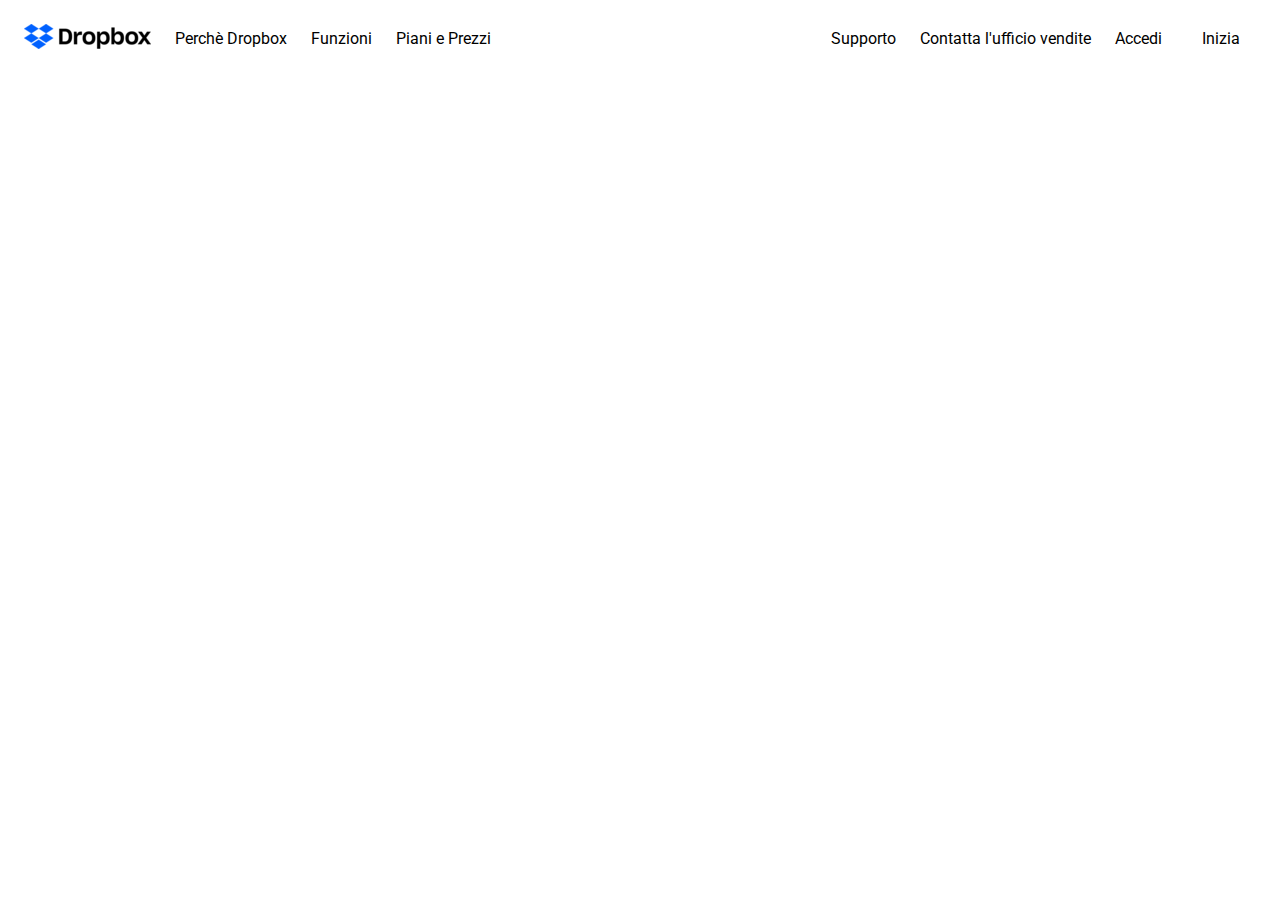
<file: index.html>
<!DOCTYPE html>
<html lang="en">
<head>
    <meta charset="UTF-8">
    <meta name="viewport" content="width=device-width, initial-scale=1.0">
    <!-- font roboto  -->
    <link rel="preconnect" href="https://fonts.googleapis.com">
    <link rel="preconnect" href="https://fonts.gstatic.com" crossorigin>
    <link href="https://fonts.googleapis.com/css2?family=Roboto:ital,wght@0,100..900;1,100..900&display=swap" rel="stylesheet">
    <!-- font-awesome  -->
    <link rel="stylesheet" href="https://cdnjs.cloudflare.com/ajax/libs/font-awesome/6.7.2/css/all.min.css">
    <!-- my css  -->
    <link rel="stylesheet" href="./style.css">
    <title>Dropbox</title>
</head>
<body>
    <!-- /#header -->
    <header id="header">
        <div class="nav d-flex">
        <ul class="d-flex">
            <li><img src="./img/logo-small.png" alt="Dropbox logo"></li>
            <li><a href="#">Perchè Dropbox</a></li>
            <li><a href="#">Funzioni</a></li>
            <li><a href="#">Piani e Prezzi</a></li>
        </ul>
        <ul class="d-flex">
            <li><a href="#">Supporto</a></li>
            <li><a href="#">Contatta l'ufficio vendite</a></li>
            <li><a href="#">Accedi</a></li>
            <li><a class="btn" href="#">Inizia</a></li>
        </ul>
        </div>
    </header>
    <!-- /#main -->
    <main id="main">

    </main>
    <!-- /#footer -->
    <footer id="footer">

    </footer>
</body>
</html>
</file>
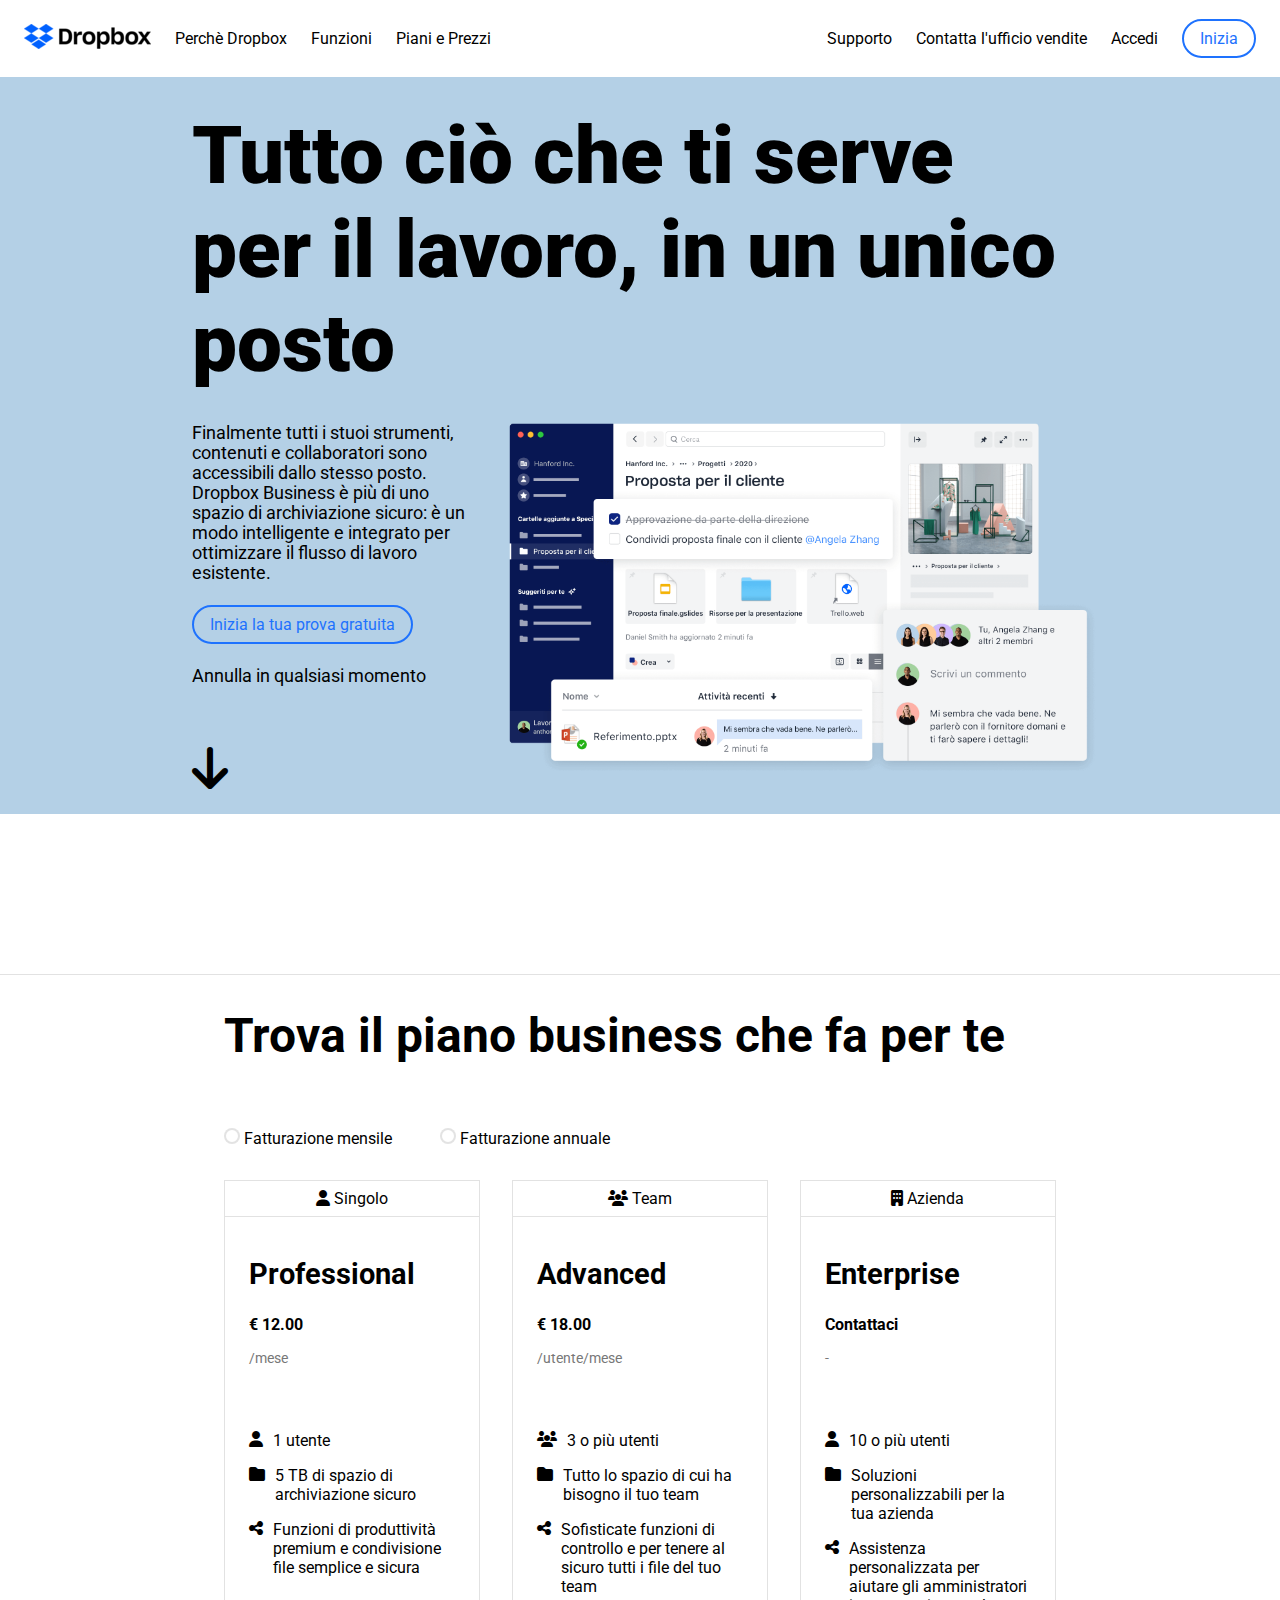
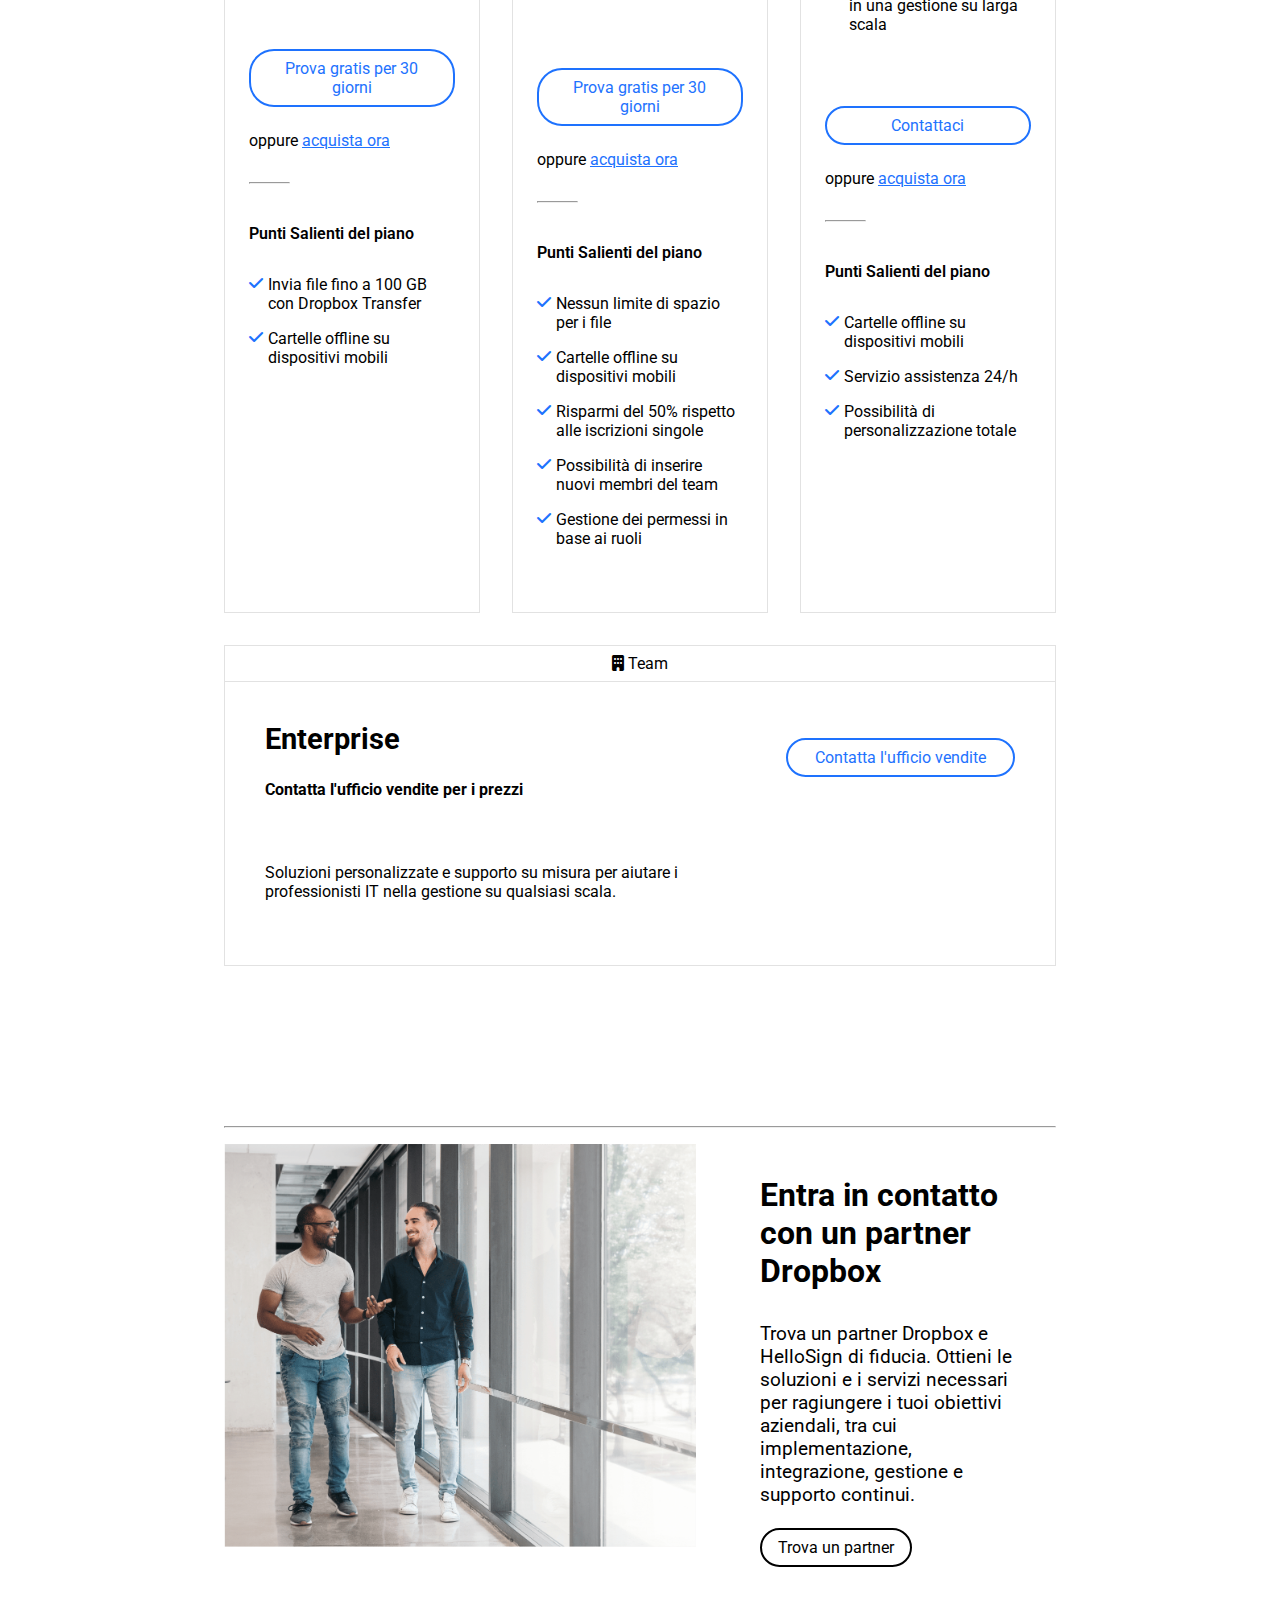
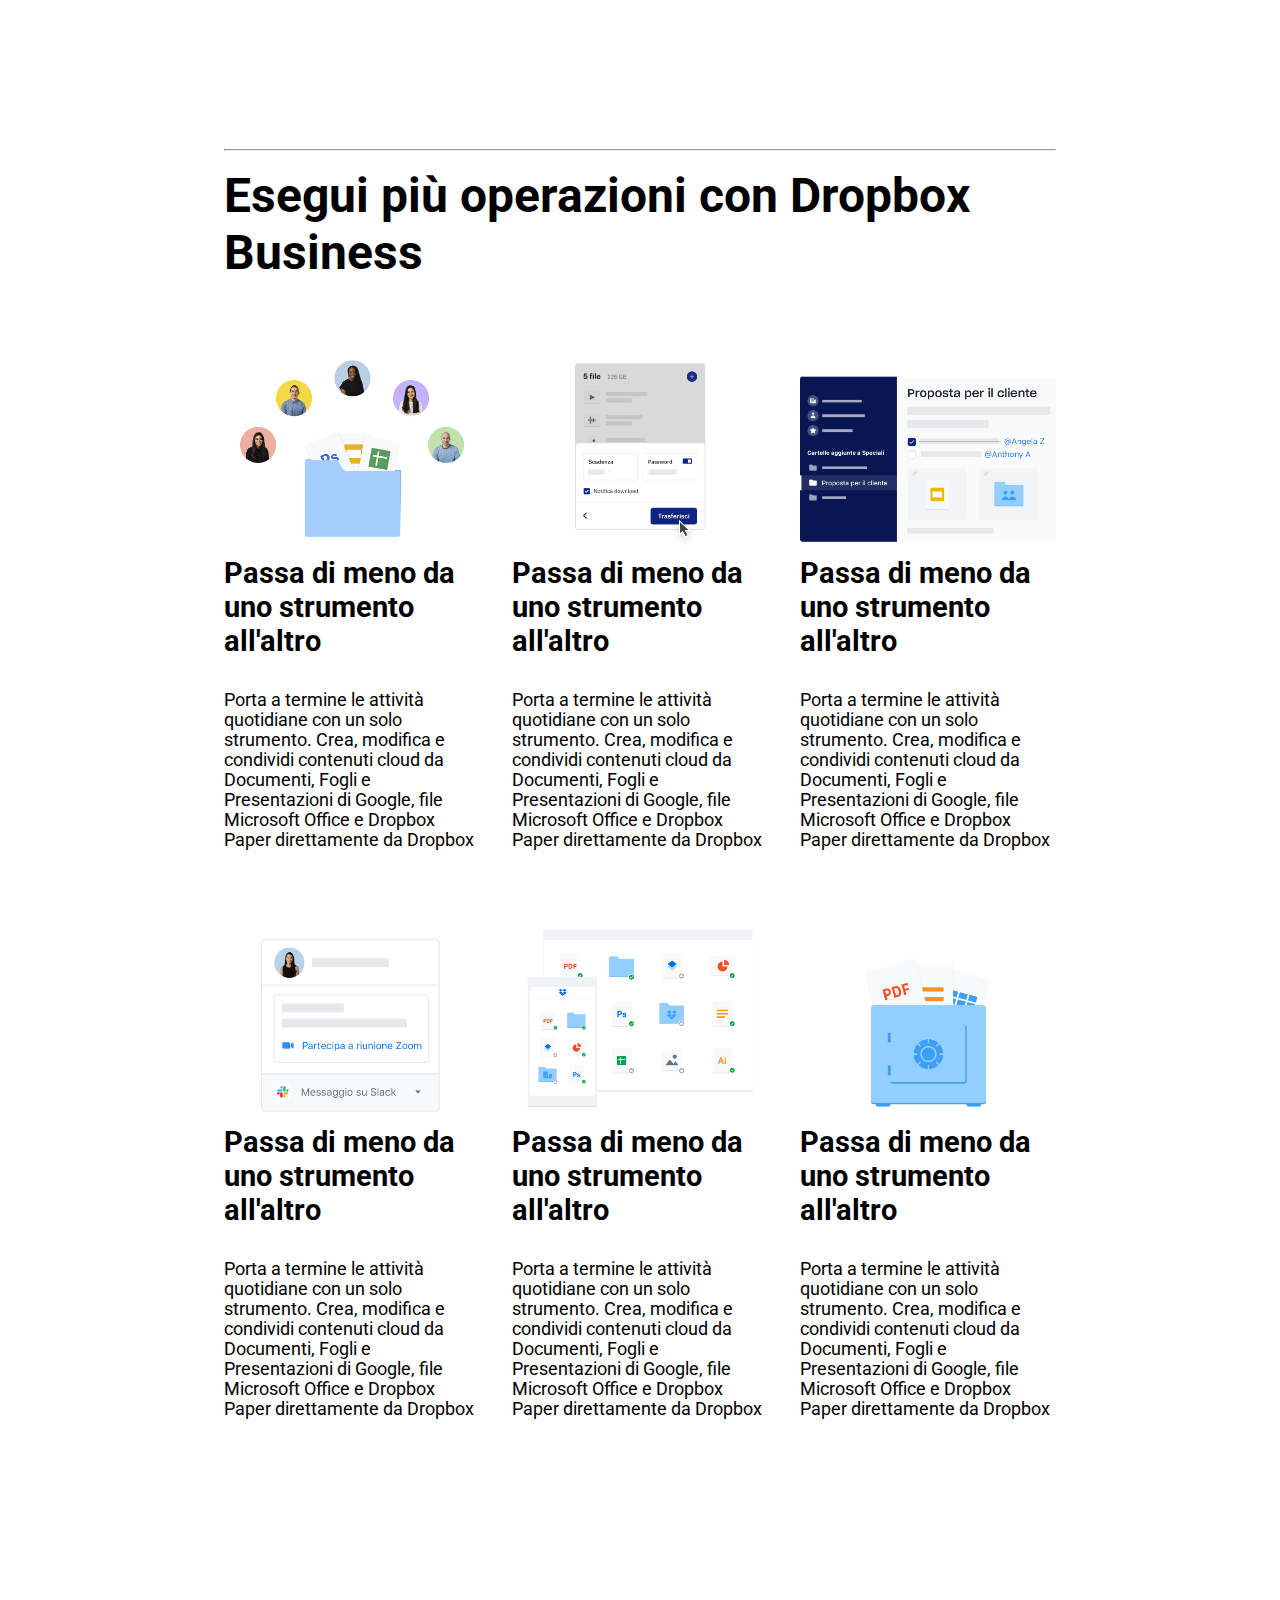
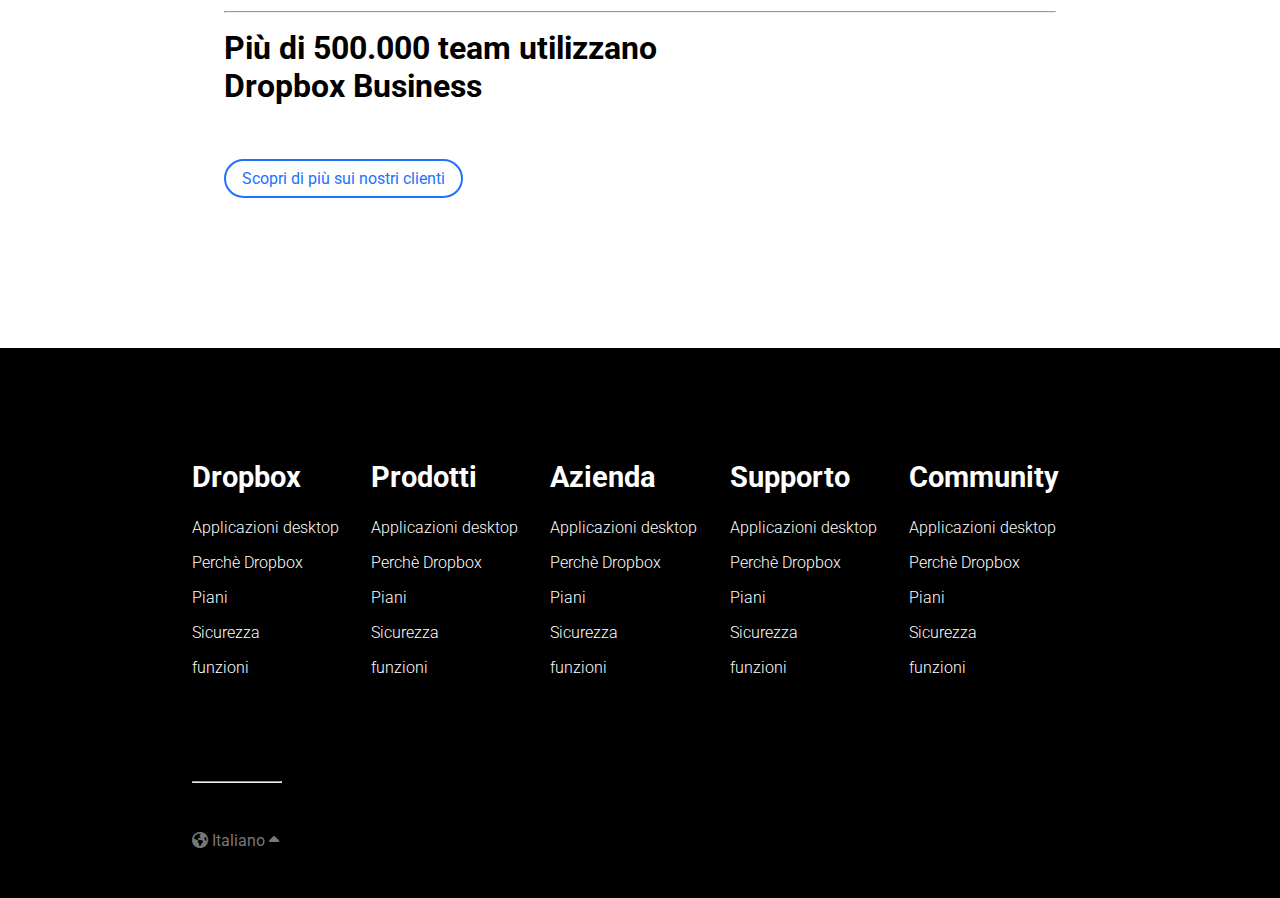
<file: bonus/index.html>
<!DOCTYPE html>
<html lang="en">
<head>
    <meta charset="UTF-8">
    <meta name="viewport" content="width=device-width, initial-scale=1.0">
    <!-- font roboto  -->
    <link rel="preconnect" href="https://fonts.googleapis.com">
    <link rel="preconnect" href="https://fonts.gstatic.com" crossorigin>
    <link href="https://fonts.googleapis.com/css2?family=Roboto:ital,wght@0,100..900;1,100..900&display=swap" rel="stylesheet">
    <!-- font-awesome  -->
    <link rel="stylesheet" href="https://cdnjs.cloudflare.com/ajax/libs/font-awesome/6.7.2/css/all.min.css">
    <!-- my css  -->
    <link rel="stylesheet" href="./style.css">
    <title>Dropbox</title>
</head>
<body>
    <!-- /#header -->
    <header id="header">
        <div class="nav d-flex">
        <ul class="d-flex">
            <li><img src="./img/logo-small.png" alt="Dropbox logo"></li>
            <li><a href="#">Perchè Dropbox</a></li>
            <li><a href="#">Funzioni</a></li>
            <li><a href="#">Piani e Prezzi</a></li>
        </ul>
        <ul class="d-flex">
            <li><a href="#">Supporto</a></li>
            <li><a href="#">Contatta l'ufficio vendite</a></li>
            <li><a href="#">Accedi</a></li>
            <li><a class="btn btn-primary" href="#">Inizia</a></li>
        </ul>
        </div>
    </header>
    <!-- /#main -->
    <main id="main">
        <!-- hero section  -->
        <section class="hero">
            <div class="container">
                <h1>Tutto ciò che ti serve per il lavoro, in un unico posto</h1>
                <div class="row">
                    <div class="col-4">
                        <p class=" mb-2">Finalmente tutti i stuoi strumenti, contenuti e collaboratori sono accessibili dallo stesso posto. Dropbox Business è più di uno spazio di archiviazione sicuro: è un modo intelligente e integrato per ottimizzare il flusso di lavoro esistente.</p>
                        <a class="btn btn-primary" href="#">Inizia la tua prova gratuita</a>
                        <p class="mt-2 pb-8">Annulla in qualsiasi momento</p>
                        <a href="#plans">
                            <i class="fa-solid fa-arrow-down"></i>
                        </a>
                    </div>
                    <div class="col-8">
                        <img src="./img/jumbo.png" alt="">
                    </div>
                </div>
            </div>
        </section>
        <!-- plans section  -->
        <section id="plans" class="plans">
            <div class="container-sm">
                <div>
                    <h2>Trova il piano business che fa per te</h2>
                    <div class="d-flex billing-choice">
                        <label>
                            <input type="radio" name="billing" value="monthly">
                            Fatturazione mensile
                        </label>
                        <label>
                            <input type="radio" name="billing" value="annual">
                            Fatturazione annuale
                        </label>
                    </div>
                </div>
                <div class="row row-gap-2">
                    <!-- plan single  -->
                    <div class="col-4">
                        <div class="plan-card">
                            <div class="plan-card-top">
                                <p>
                                    <span>
                                        <i class="fa-solid fa-user"></i>
                                        Singolo
                                    </span> 
                                </p>
                            </div>
                            <div class="plan-card-body">
                                <div class="plan-header">
                                    <h3>Professional</h3>
                                    <p class="plan-price">€ 12.00</p>
                                    <p class="plan-billing">/mese</p>
                                </div>
                                <div class="plan-main">
                                    <ul>
                                        <li class="d-flex">
                                            <i class="fa-solid fa-user"></i>
                                            <p>1 utente</p>
                                        </li>
                                        <li class="d-flex">
                                            <i class="fa-solid fa-folder"></i>
                                            <p>5 TB di spazio di archiviazione sicuro</p>
                                        </li>
                                        <li class="d-flex">
                                            <i class="fa-solid fa-share-nodes"></i>
                                            <p>Funzioni di produttività premium e condivisione file semplice e sicura</p>
                                        </li>
                                    </ul>
                                    <div class="d-flex plan-cta">
                                        <a class="btn btn-primary" href="#">Prova gratis per 30 giorni</a>
                                        <p class="cta-text">oppure <a href="#">acquista ora</a></p>
                                    </div>
                                </div>
                                <hr>
                                <div class="plan-footer">
                                    <ul>
                                        <li>
                                            <p>Punti Salienti del piano</p>
                                        </li>
                                        <li class="d-flex">
                                            <i class="fa-solid fa-check"></i>
                                            <span>Invia file fino a 100 GB con Dropbox Transfer</span>
                                        </li>
                                        <li class="d-flex">
                                            <i class="fa-solid fa-check"></i>
                                            <span>Cartelle offline su dispositivi mobili</span>
                                        </li>
                                    </ul>
                                </div>
                            </div>
                        </div>
                    </div>
                    <!-- plan team  -->
                    <div class="col-4">
                        <div class="plan-card">
                            <div class="plan-card-top">
                                <p>
                                    <span>
                                        <i class="fa-solid fa-users"></i>
                                        Team
                                    </span> 
                                </p>
                            </div>
                            <div class="plan-card-body">
                                <div class="plan-header">
                                    <h3>Advanced</h3>
                                    <p class="plan-price">€ 18.00</p>
                                    <p class="plan-billing">/utente/mese</p>
                                </div>
                                <div class="plan-main">
                                    <ul>
                                        <li class="d-flex">
                                            <i class="fa-solid fa-users"></i>
                                            <p>3 o più utenti</p>
                                        </li>
                                        <li class="d-flex">
                                            <i class="fa-solid fa-folder"></i>
                                            <p>Tutto lo spazio di cui ha bisogno il tuo team</p>
                                        </li>
                                        <li class="d-flex">
                                            <i class="fa-solid fa-share-nodes"></i>
                                            <p>Sofisticate funzioni di controllo e per tenere al sicuro tutti i file del tuo team</p>
                                        </li>
                                    </ul>
                                    <div class="d-flex plan-cta">
                                        <a class="btn btn-primary" href="#">Prova gratis per 30 giorni</a>
                                        <p class="cta-text">oppure <a href="#">acquista ora</a></p>
                                    </div>
                                </div>
                                <hr>
                                <div class="plan-footer">
                                    <ul>
                                        <li>
                                            <p>Punti Salienti del piano</p>
                                        </li>
                                        <li class="d-flex">
                                            <i class="fa-solid fa-check"></i>
                                            <span>Nessun limite di spazio per i file</span>
                                        </li>
                                        <li class="d-flex">
                                            <i class="fa-solid fa-check"></i>
                                            <span>Cartelle offline su dispositivi mobili</span>
                                        </li>
                                        <li class="d-flex">
                                            <i class="fa-solid fa-check"></i>
                                            <span>Risparmi del 50% rispetto alle iscrizioni singole</span>
                                        </li>
                                        <li class="d-flex">
                                            <i class="fa-solid fa-check"></i>
                                            <span>Possibilità di inserire nuovi membri del team</span>
                                        </li>
                                        <li class="d-flex">
                                            <i class="fa-solid fa-check"></i>
                                            <span>Gestione dei permessi in base ai ruoli</span>
                                        </li>
                                    </ul>
                                </div>
                            </div>
                        </div>
                    </div>
                    <!-- plan business  -->
                    <div class="col-4">
                        <div class="plan-card">
                            <div class="plan-card-top">
                                <p>
                                    <span>
                                        <i class="fa-solid fa-building"></i>
                                        Azienda
                                    </span> 
                                </p>
                            </div>
                            <div class="plan-card-body">
                                <div class="plan-header">
                                    <h3>Enterprise</h3>
                                    <p class="plan-price">Contattaci</p>
                                    <p class="plan-billing">-</p>
                                </div>
                                <div class="plan-main">
                                    <ul>
                                        <li class="d-flex">
                                            <i class="fa-solid fa-user"></i>
                                            <p>10 o più utenti</p>
                                        </li>
                                        <li class="d-flex">
                                            <i class="fa-solid fa-folder"></i>
                                            <p>Soluzioni personalizzabili per la tua azienda</p>
                                        </li>
                                        <li class="d-flex">
                                            <i class="fa-solid fa-share-nodes"></i>
                                            <p>Assistenza personalizzata per aiutare gli amministratori in una gestione su larga scala</p>
                                        </li>
                                    </ul>
                                    <div class="d-flex plan-cta">
                                        <a class="btn btn-primary" href="#">Contattaci</a>
                                        <p class="cta-text">oppure <a href="#">acquista ora</a></p>
                                    </div>
                                </div>
                                <hr>
                                <div class="plan-footer">
                                    <ul>
                                        <li>
                                            <p>Punti Salienti del piano</p>
                                        </li>
                                        <li class="d-flex">
                                            <i class="fa-solid fa-check"></i>
                                            <span>Cartelle offline su dispositivi mobili</span>
                                        </li>
                                        <li class="d-flex">
                                            <i class="fa-solid fa-check"></i>
                                            <span>Servizio assistenza 24/h</span>
                                        </li>
                                        <li class="d-flex">
                                            <i class="fa-solid fa-check"></i>
                                            <span>Possibilità di personalizzazione totale</span>
                                        </li>
                                    </ul>
                                </div>
                            </div>
                        </div>
                    </div>
                    <!-- plan enterprise  -->
                    <div class="col-12">
                        <div class="plan-card">
                            <div class="plan-card-top">
                                <p>
                                    <span>
                                        <i class="fa-solid fa-building"></i>
                                        Team
                                    </span> 
                                </p>
                            </div>
                            <div class="d-flex plan-card-body">
                                <div class="col-8">
                                    <div class="plan-header">
                                    <h3>Enterprise</h3>
                                    <p class="plan-price">Contatta l'ufficio vendite per i prezzi</p>
                                    </div>
                                    <div class="plan-main">
                                        <ul>
                                            <li>Soluzioni personalizzate e supporto su misura per aiutare i professionisti IT nella gestione su qualsiasi scala.</li>
                                        </ul>
                                    </div>
                                </div>
                                <div class="col-4">
                                    <div class="plan-main">
                                        <div class="d-flex plan-cta">
                                            <a class="btn btn-primary" href="#">Contatta l'ufficio vendite</a>
                                        </div>
                                    </div>
                                </div>
                            </div>
                        </div>
                    </div>
                </div>
            </div>
        </section>
        <hr>


        <!-- partners section  -->
        <section class="partner">
            <div class="container-sm">
                <div class="row">
                    <div class="col-7">
                        <img src="./img/partner.png" alt="Dropbox partners">
                    </div>
                    <div class="col-5">
                        <div class="partner-description">
                            <h2 class="mb-2">Entra in contatto con un partner Dropbox</h2>
                            <p class="mb-2">Trova un partner Dropbox e HelloSign di fiducia. Ottieni le soluzioni e i servizi necessari per ragiungere i tuoi obiettivi aziendali, tra cui implementazione, integrazione, gestione e supporto continui.</p>
                            <a class="btn btn-secondary" href="#">Trova un partner</a>
                        </div>
                    </div>

                </div>
            </div>
        </section>
        <hr>

        <!-- Dropbox Business section  -->
        <section class="dropbox-business">
            <div class="container-sm">
                <h2 class="mb-4">Esegui più operazioni con Dropbox Business</h2>
                <div class="row row-gap-2">
                    <div class="col-4">
                        <img src="./img/business-feature-switching-tools.png" alt="Dropbox tools">
                        <h3>Passa di meno da uno strumento all'altro</h3>
                        <p>Porta a termine le attività quotidiane con un solo strumento. Crea, modifica e condividi contenuti cloud da Documenti, Fogli e Presentazioni di Google, file Microsoft Office e Dropbox Paper direttamente da Dropbox</p>
                    </div>

                    <div class="col-4">
                        <img src="./img/business-feature-send-files-it.png" alt="send file">
                        <h3>Passa di meno da uno strumento all'altro</h3>
                        <p>Porta a termine le attività quotidiane con un solo strumento. Crea, modifica e condividi contenuti cloud da Documenti, Fogli e Presentazioni di Google, file Microsoft Office e Dropbox Paper direttamente da Dropbox</p>
                    </div>                    

                    <div class="col-4">
                        <img src="./img/business-feature-coordinate-it.png" alt="Dropbox proposal for clients">
                        <h3>Passa di meno da uno strumento all'altro</h3>
                        <p>Porta a termine le attività quotidiane con un solo strumento. Crea, modifica e condividi contenuti cloud da Documenti, Fogli e Presentazioni di Google, file Microsoft Office e Dropbox Paper direttamente da Dropbox</p>
                    </div>
                    <!-- second row  -->
                    <div class="col-4">
                        <img src="./img/business-feature-integrations-it.png" alt="Dropbox integration">
                        <h3>Passa di meno da uno strumento all'altro</h3>
                        <p>Porta a termine le attività quotidiane con un solo strumento. Crea, modifica e condividi contenuti cloud da Documenti, Fogli e Presentazioni di Google, file Microsoft Office e Dropbox Paper direttamente da Dropbox</p>
                    </div>    

                    <div class="col-4">
                        <img src="./img/business-feature-multi-device.png" alt="multi device">
                        <h3>Passa di meno da uno strumento all'altro</h3>
                        <p>Porta a termine le attività quotidiane con un solo strumento. Crea, modifica e condividi contenuti cloud da Documenti, Fogli e Presentazioni di Google, file Microsoft Office e Dropbox Paper direttamente da Dropbox</p>
                    </div>    

                    <div class="col-4">
                        <img src="./img/business-feature-security.png" alt="Dropbox security">
                        <h3>Passa di meno da uno strumento all'altro</h3>
                        <p>Porta a termine le attività quotidiane con un solo strumento. Crea, modifica e condividi contenuti cloud da Documenti, Fogli e Presentazioni di Google, file Microsoft Office e Dropbox Paper direttamente da Dropbox</p>
                    </div>    
                </div>
            </div>
        </section>
        <hr>

        <!-- trusted by section section  -->
        <section class="trusted-by-section">
            <div class="container-sm">
                <h2 class="mb-4">Più di 500.000 team utilizzano 
                    <br> Dropbox Business
                </h2>
                <a class="btn btn-primary" href="#">Scopri di più sui nostri clienti</a>
            </div>
        </section>
    </main>
    <!-- /#footer -->
    <footer id="footer">
        <div class="container">
            <div class="d-flex footer-links">
                <div>
                    <h3>Dropbox</h3>
                    <ul>
                        <li><a href="#">Applicazioni desktop</a></li>
                        <li><a href="#">Perchè Dropbox</a></li>
                        <li><a href="#">Piani</a></li>
                        <li><a href="#">Sicurezza</a></li>
                        <li><a href="#">funzioni</a></li>
                    </ul>
                </div>
                <div>
                    <h3>Prodotti</h3>
                    <ul>
                        <li><a href="#">Applicazioni desktop</a></li>
                        <li><a href="#">Perchè Dropbox</a></li>
                        <li><a href="#">Piani</a></li>
                        <li><a href="#">Sicurezza</a></li>
                        <li><a href="#">funzioni</a></li>
                    </ul>
                </div>
                <div>
                    <h3>Azienda</h3>
                    <ul>
                        <li><a href="#">Applicazioni desktop</a></li>
                        <li><a href="#">Perchè Dropbox</a></li>
                        <li><a href="#">Piani</a></li>
                        <li><a href="#">Sicurezza</a></li>
                        <li><a href="#">funzioni</a></li>
                    </ul>
                </div>
                <div>
                    <h3>Supporto</h3>
                    <ul>
                        <li><a href="#">Applicazioni desktop</a></li>
                        <li><a href="#">Perchè Dropbox</a></li>
                        <li><a href="#">Piani</a></li>
                        <li><a href="#">Sicurezza</a></li>
                        <li><a href="#">funzioni</a></li>
                    </ul>
                </div>
                <div>
                    <h3>Community</h3>
                    <ul>
                        <li><a href="#">Applicazioni desktop</a></li>
                        <li><a href="#">Perchè Dropbox</a></li>
                        <li><a href="#">Piani</a></li>
                        <li><a href="#">Sicurezza</a></li>
                        <li><a href="#">funzioni</a></li>
                    </ul>
                </div>
            </div>
            <hr>
            <div class="language-switcher">
                <p>
                    <i class="fa-solid fa-earth-americas"></i>
                    Italiano
                    <i class="fa-solid fa-caret-up"></i>
                </p>

            </div>
        </div>
    </footer>
</body>
</html>
</file>
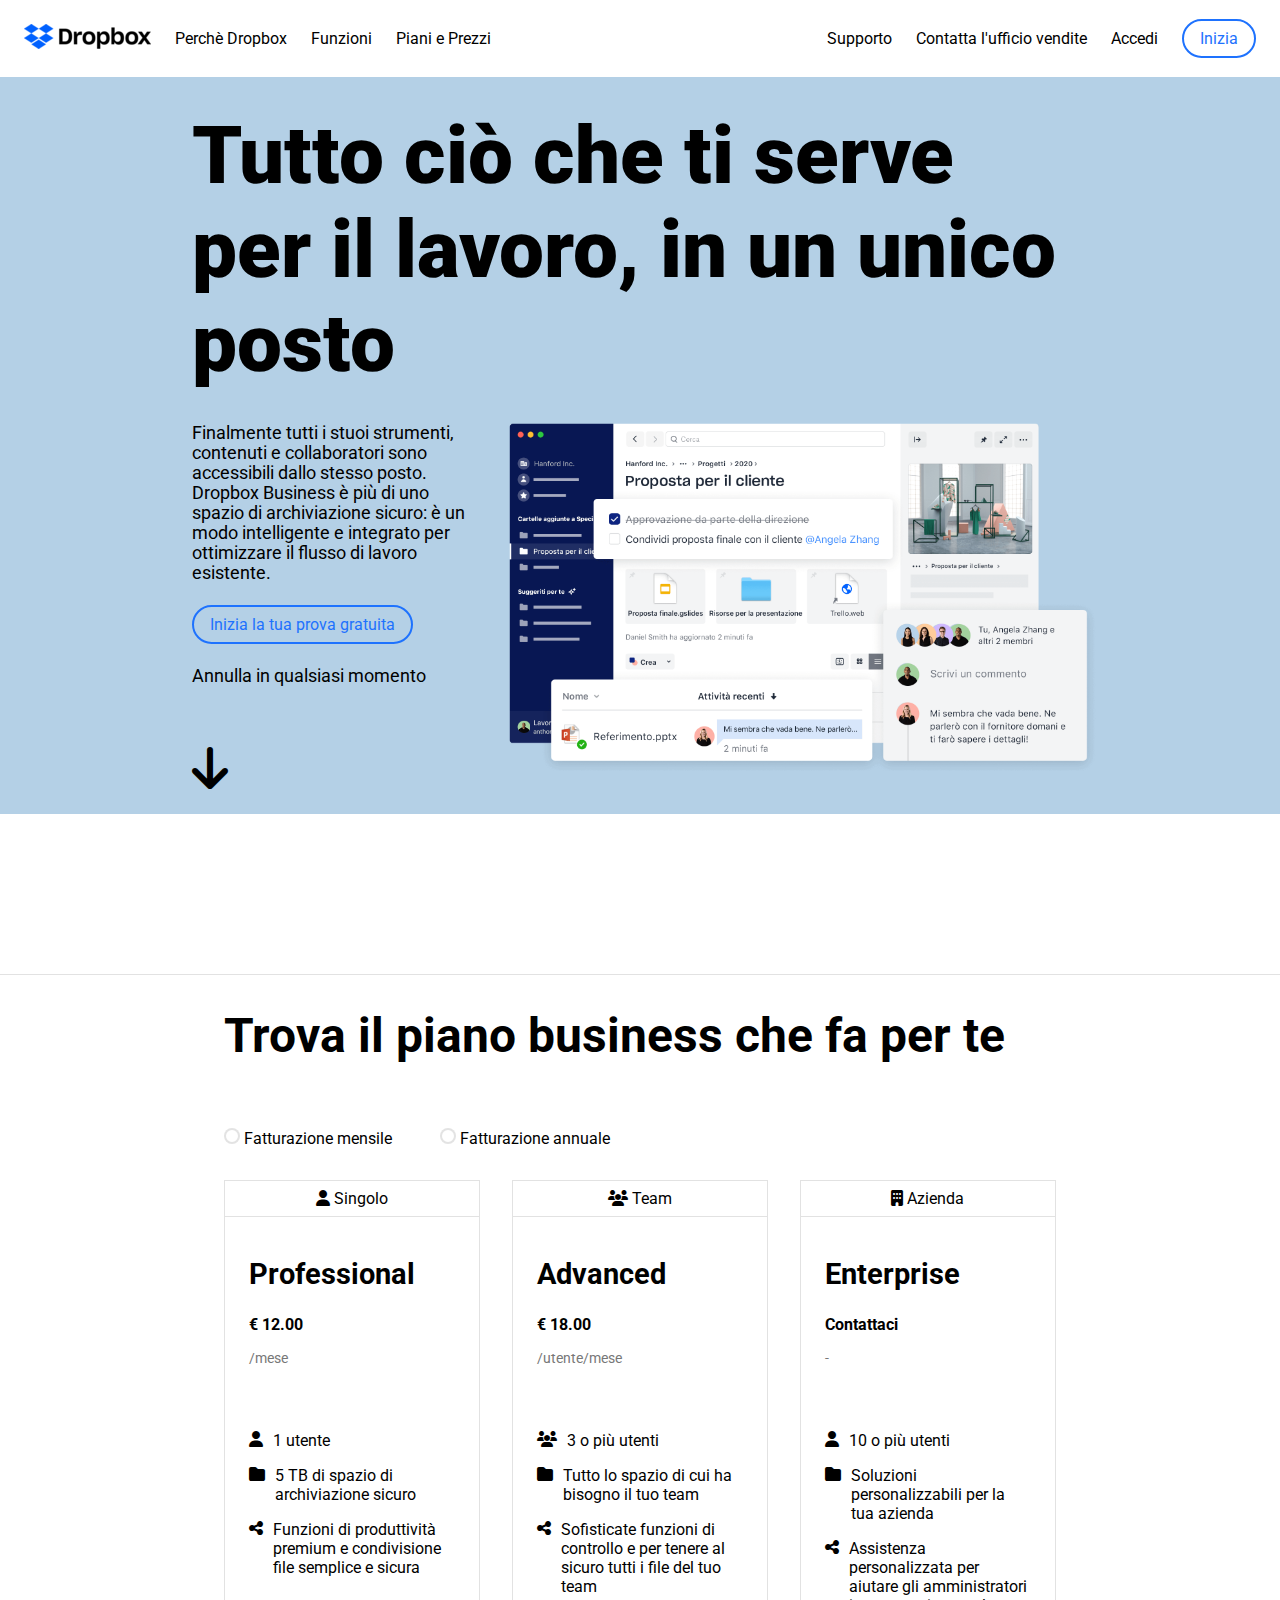
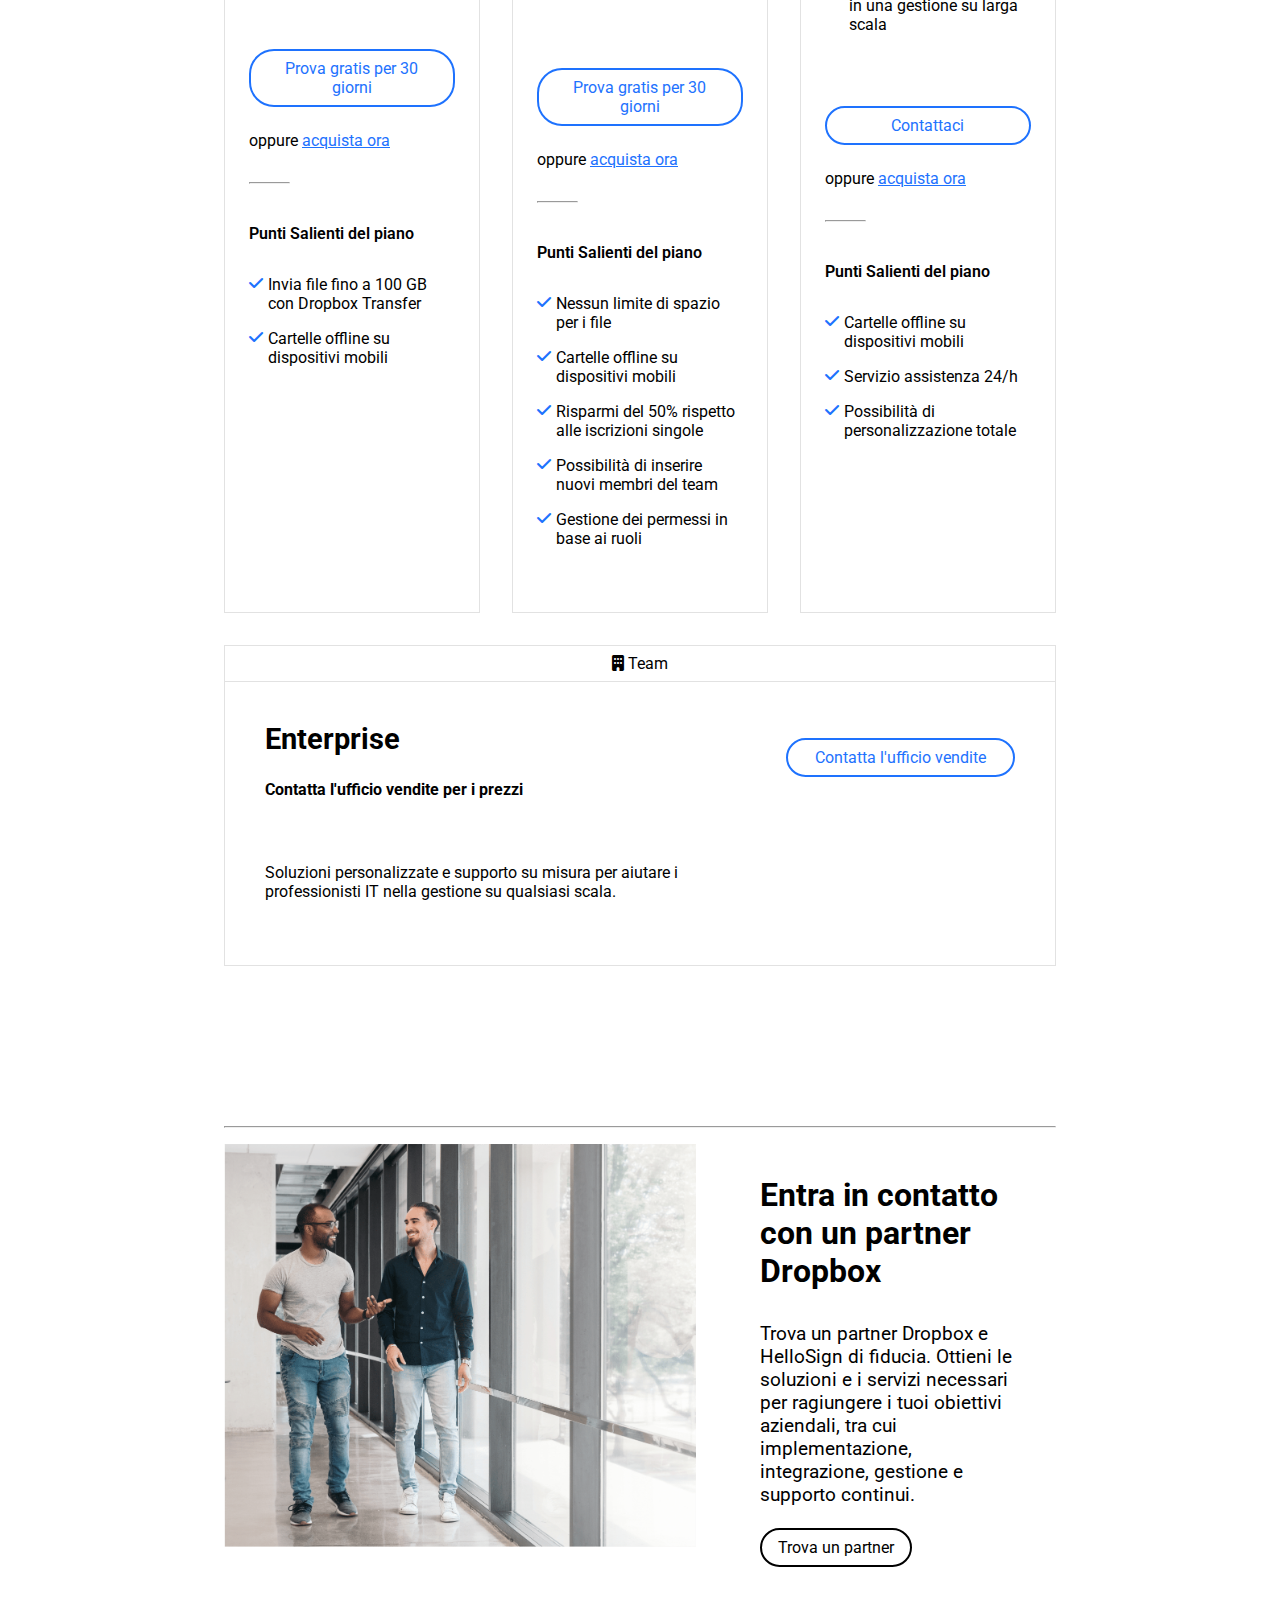
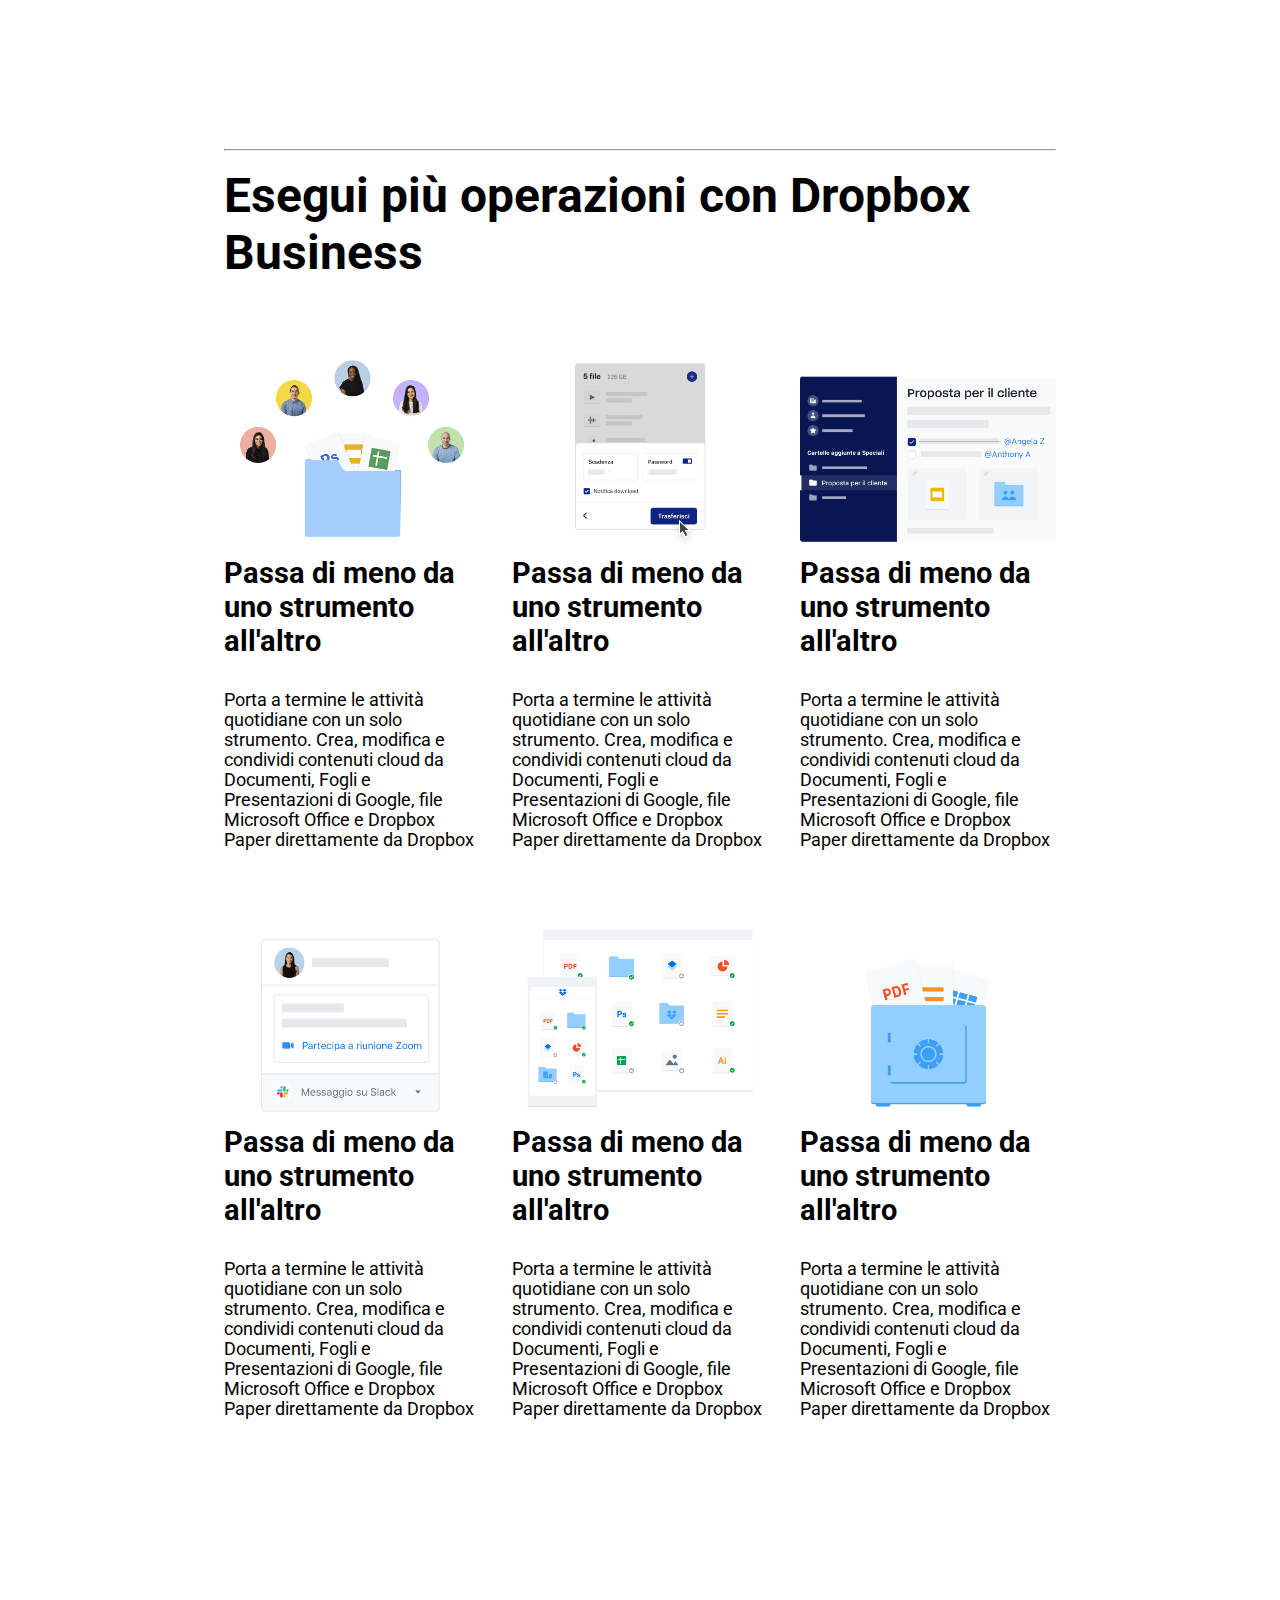
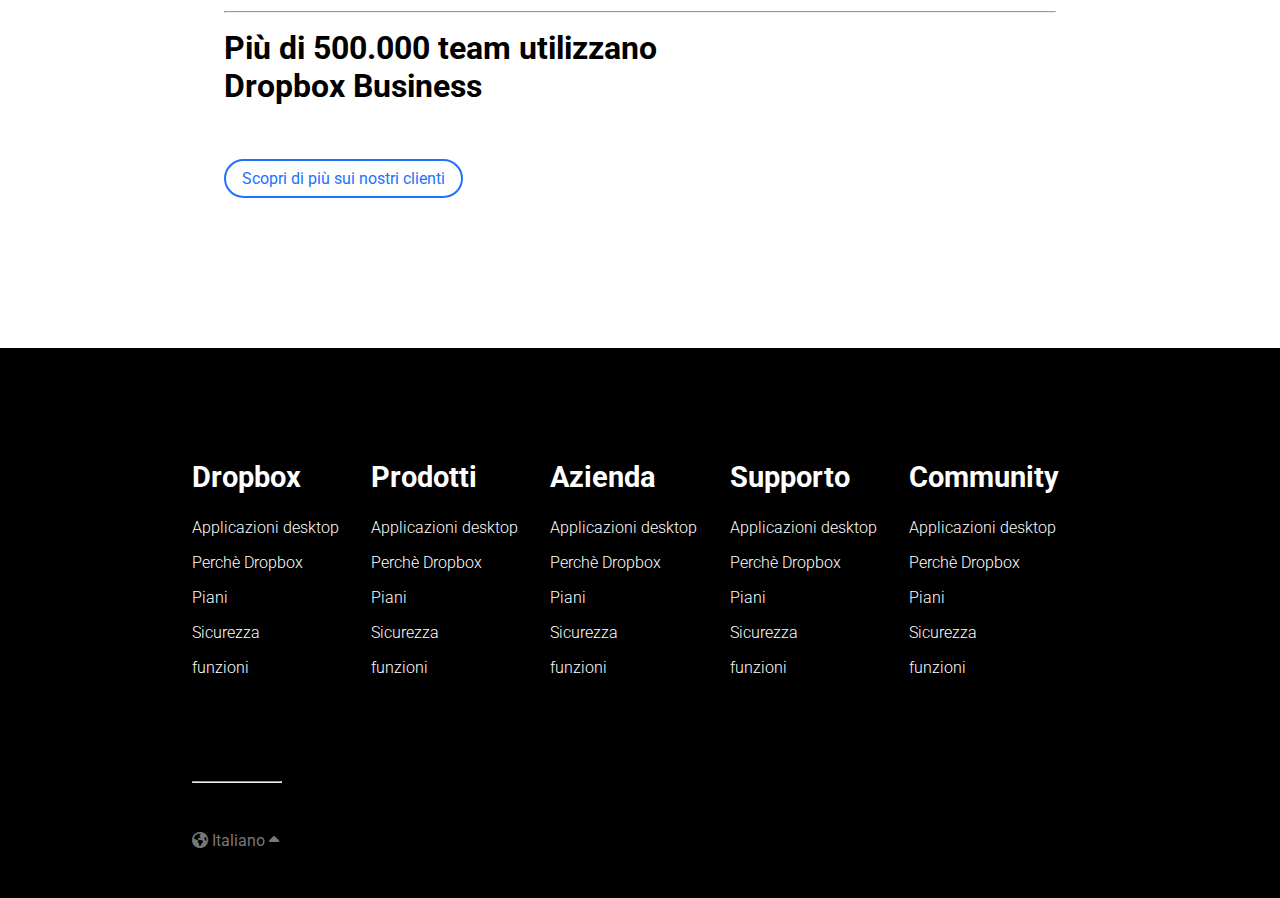
<file: bonus/pages/index.html>
<!DOCTYPE html>
<html lang="en">
<head>
    <meta charset="UTF-8">
    <meta name="viewport" content="width=device-width, initial-scale=1.0">
    <!-- font roboto  -->
    <link rel="preconnect" href="https://fonts.googleapis.com">
    <link rel="preconnect" href="https://fonts.gstatic.com" crossorigin>
    <link href="https://fonts.googleapis.com/css2?family=Roboto:ital,wght@0,100..900;1,100..900&display=swap" rel="stylesheet">
    <!-- font-awesome  -->
    <link rel="stylesheet" href="https://cdnjs.cloudflare.com/ajax/libs/font-awesome/6.7.2/css/all.min.css">
    <!-- my css  -->
    <link rel="stylesheet" href="../css/style.css">
    <title>Dropbox</title>
</head>
<body>
    <!-- /#header -->
    <header id="header">
        <div class="nav d-flex">
        <ul class="d-flex">
            <li><a class="logo" href="./index.html"><img src="../img/logo-small.png" alt="Dropbox logo"></a></li>
            <li><a href="./whyUs.html">Perchè Dropbox</a></li>
            <li><a href="./function.html">Funzioni</a></li>
            <li><a href="./plans.html">Piani e Prezzi</a></li>
        </ul>
        <ul class="d-flex">
            <li><a href="./support.html">Supporto</a></li>
            <li><a href="./contact.html">Contatta l'ufficio vendite</a></li>
            <li><a href="./login.html">Accedi</a></li>
            <li><a class="btn btn-primary" href="#">Inizia</a></li>
        </ul>
        </div>
    </header>
    <!-- /#main -->
    <main id="main">
        <!-- hero section  -->
        <section class="hero">
            <div class="container">
                <h1>Tutto ciò che ti serve per il lavoro, in un unico posto</h1>
                <div class="row">
                    <div class="col-4">
                        <p class=" mb-2">Finalmente tutti i stuoi strumenti, contenuti e collaboratori sono accessibili dallo stesso posto. Dropbox Business è più di uno spazio di archiviazione sicuro: è un modo intelligente e integrato per ottimizzare il flusso di lavoro esistente.</p>
                        <a class="btn btn-primary" href="#">Inizia la tua prova gratuita</a>
                        <p class="mt-2 pb-8">Annulla in qualsiasi momento</p>
                        <a href="#plans">
                            <i class="fa-solid fa-arrow-down"></i>
                        </a>
                    </div>
                    <div class="col-8">
                        <img src="../img/jumbo.png" alt="">
                    </div>
                </div>
            </div>
        </section>
        <!-- plans section  -->
        <section id="plans" class="plans">
            <div class="container-sm">
                <div>
                    <h2>Trova il piano business che fa per te</h2>
                    <div class="d-flex billing-choice">
                        <label>
                            <input type="radio" name="billing" value="monthly">
                            Fatturazione mensile
                        </label>
                        <label>
                            <input type="radio" name="billing" value="annual">
                            Fatturazione annuale
                        </label>
                    </div>
                </div>
                <div class="row row-gap-2">
                    <!-- plan single  -->
                    <div class="col-4">
                        <div class="plan-card">
                            <div class="plan-card-top">
                                <p>
                                    <span>
                                        <i class="fa-solid fa-user"></i>
                                        Singolo
                                    </span> 
                                </p>
                            </div>
                            <div class="plan-card-body">
                                <div class="plan-header">
                                    <h3>Professional</h3>
                                    <p class="plan-price">€ 12.00</p>
                                    <p class="plan-billing">/mese</p>
                                </div>
                                <div class="plan-main">
                                    <ul>
                                        <li class="d-flex">
                                            <i class="fa-solid fa-user"></i>
                                            <p>1 utente</p>
                                        </li>
                                        <li class="d-flex">
                                            <i class="fa-solid fa-folder"></i>
                                            <p>5 TB di spazio di archiviazione sicuro</p>
                                        </li>
                                        <li class="d-flex">
                                            <i class="fa-solid fa-share-nodes"></i>
                                            <p>Funzioni di produttività premium e condivisione file semplice e sicura</p>
                                        </li>
                                    </ul>
                                    <div class="d-flex plan-cta">
                                        <a class="btn btn-primary" href="#">Prova gratis per 30 giorni</a>
                                        <p class="cta-text">oppure <a href="#">acquista ora</a></p>
                                    </div>
                                </div>
                                <hr>
                                <div class="plan-footer">
                                    <ul>
                                        <li>
                                            <p>Punti Salienti del piano</p>
                                        </li>
                                        <li class="d-flex">
                                            <i class="fa-solid fa-check"></i>
                                            <span>Invia file fino a 100 GB con Dropbox Transfer</span>
                                        </li>
                                        <li class="d-flex">
                                            <i class="fa-solid fa-check"></i>
                                            <span>Cartelle offline su dispositivi mobili</span>
                                        </li>
                                    </ul>
                                </div>
                            </div>
                        </div>
                    </div>
                    <!-- plan team  -->
                    <div class="col-4">
                        <div class="plan-card">
                            <div class="plan-card-top">
                                <p>
                                    <span>
                                        <i class="fa-solid fa-users"></i>
                                        Team
                                    </span> 
                                </p>
                            </div>
                            <div class="plan-card-body">
                                <div class="plan-header">
                                    <h3>Advanced</h3>
                                    <p class="plan-price">€ 18.00</p>
                                    <p class="plan-billing">/utente/mese</p>
                                </div>
                                <div class="plan-main">
                                    <ul>
                                        <li class="d-flex">
                                            <i class="fa-solid fa-users"></i>
                                            <p>3 o più utenti</p>
                                        </li>
                                        <li class="d-flex">
                                            <i class="fa-solid fa-folder"></i>
                                            <p>Tutto lo spazio di cui ha bisogno il tuo team</p>
                                        </li>
                                        <li class="d-flex">
                                            <i class="fa-solid fa-share-nodes"></i>
                                            <p>Sofisticate funzioni di controllo e per tenere al sicuro tutti i file del tuo team</p>
                                        </li>
                                    </ul>
                                    <div class="d-flex plan-cta">
                                        <a class="btn btn-primary" href="#">Prova gratis per 30 giorni</a>
                                        <p class="cta-text">oppure <a href="#">acquista ora</a></p>
                                    </div>
                                </div>
                                <hr>
                                <div class="plan-footer">
                                    <ul>
                                        <li>
                                            <p>Punti Salienti del piano</p>
                                        </li>
                                        <li class="d-flex">
                                            <i class="fa-solid fa-check"></i>
                                            <span>Nessun limite di spazio per i file</span>
                                        </li>
                                        <li class="d-flex">
                                            <i class="fa-solid fa-check"></i>
                                            <span>Cartelle offline su dispositivi mobili</span>
                                        </li>
                                        <li class="d-flex">
                                            <i class="fa-solid fa-check"></i>
                                            <span>Risparmi del 50% rispetto alle iscrizioni singole</span>
                                        </li>
                                        <li class="d-flex">
                                            <i class="fa-solid fa-check"></i>
                                            <span>Possibilità di inserire nuovi membri del team</span>
                                        </li>
                                        <li class="d-flex">
                                            <i class="fa-solid fa-check"></i>
                                            <span>Gestione dei permessi in base ai ruoli</span>
                                        </li>
                                    </ul>
                                </div>
                            </div>
                        </div>
                    </div>
                    <!-- plan business  -->
                    <div class="col-4">
                        <div class="plan-card">
                            <div class="plan-card-top">
                                <p>
                                    <span>
                                        <i class="fa-solid fa-building"></i>
                                        Azienda
                                    </span> 
                                </p>
                            </div>
                            <div class="plan-card-body">
                                <div class="plan-header">
                                    <h3>Enterprise</h3>
                                    <p class="plan-price">Contattaci</p>
                                    <p class="plan-billing">-</p>
                                </div>
                                <div class="plan-main">
                                    <ul>
                                        <li class="d-flex">
                                            <i class="fa-solid fa-user"></i>
                                            <p>10 o più utenti</p>
                                        </li>
                                        <li class="d-flex">
                                            <i class="fa-solid fa-folder"></i>
                                            <p>Soluzioni personalizzabili per la tua azienda</p>
                                        </li>
                                        <li class="d-flex">
                                            <i class="fa-solid fa-share-nodes"></i>
                                            <p>Assistenza personalizzata per aiutare gli amministratori in una gestione su larga scala</p>
                                        </li>
                                    </ul>
                                    <div class="d-flex plan-cta">
                                        <a class="btn btn-primary" href="#">Contattaci</a>
                                        <p class="cta-text">oppure <a href="#">acquista ora</a></p>
                                    </div>
                                </div>
                                <hr>
                                <div class="plan-footer">
                                    <ul>
                                        <li>
                                            <p>Punti Salienti del piano</p>
                                        </li>
                                        <li class="d-flex">
                                            <i class="fa-solid fa-check"></i>
                                            <span>Cartelle offline su dispositivi mobili</span>
                                        </li>
                                        <li class="d-flex">
                                            <i class="fa-solid fa-check"></i>
                                            <span>Servizio assistenza 24/h</span>
                                        </li>
                                        <li class="d-flex">
                                            <i class="fa-solid fa-check"></i>
                                            <span>Possibilità di personalizzazione totale</span>
                                        </li>
                                    </ul>
                                </div>
                            </div>
                        </div>
                    </div>
                    <!-- plan enterprise  -->
                    <div class="col-12">
                        <div class="plan-card">
                            <div class="plan-card-top">
                                <p>
                                    <span>
                                        <i class="fa-solid fa-building"></i>
                                        Team
                                    </span> 
                                </p>
                            </div>
                            <div class="d-flex plan-card-body">
                                <div class="col-8">
                                    <div class="plan-header">
                                    <h3>Enterprise</h3>
                                    <p class="plan-price">Contatta l'ufficio vendite per i prezzi</p>
                                    </div>
                                    <div class="plan-main">
                                        <ul>
                                            <li>Soluzioni personalizzate e supporto su misura per aiutare i professionisti IT nella gestione su qualsiasi scala.</li>
                                        </ul>
                                    </div>
                                </div>
                                <div class="col-4">
                                    <div class="plan-main">
                                        <div class="d-flex plan-cta">
                                            <a class="btn btn-primary" href="#">Contatta l'ufficio vendite</a>
                                        </div>
                                    </div>
                                </div>
                            </div>
                        </div>
                    </div>
                </div>
            </div>
        </section>
        <hr>


        <!-- partners section  -->
        <section class="partner">
            <div class="container-sm">
                <div class="row">
                    <div class="col-7">
                        <img src="../img/partner.png" alt="Dropbox partners">
                    </div>
                    <div class="col-5">
                        <div class="partner-description">
                            <h2 class="mb-2">Entra in contatto con un partner Dropbox</h2>
                            <p class="mb-2">Trova un partner Dropbox e HelloSign di fiducia. Ottieni le soluzioni e i servizi necessari per ragiungere i tuoi obiettivi aziendali, tra cui implementazione, integrazione, gestione e supporto continui.</p>
                            <a class="btn btn-secondary" href="#">Trova un partner</a>
                        </div>
                    </div>

                </div>
            </div>
        </section>
        <hr>

        <!-- Dropbox Business section  -->
        <section class="dropbox-business">
            <div class="container-sm">
                <h2 class="mb-4">Esegui più operazioni con Dropbox Business</h2>
                <div class="row row-gap-2">
                    <div class="col-4">
                        <img src="../img/business-feature-switching-tools.png" alt="Dropbox tools">
                        <h3>Passa di meno da uno strumento all'altro</h3>
                        <p>Porta a termine le attività quotidiane con un solo strumento. Crea, modifica e condividi contenuti cloud da Documenti, Fogli e Presentazioni di Google, file Microsoft Office e Dropbox Paper direttamente da Dropbox</p>
                    </div>

                    <div class="col-4">
                        <img src="../img/business-feature-send-files-it.png" alt="send file">
                        <h3>Passa di meno da uno strumento all'altro</h3>
                        <p>Porta a termine le attività quotidiane con un solo strumento. Crea, modifica e condividi contenuti cloud da Documenti, Fogli e Presentazioni di Google, file Microsoft Office e Dropbox Paper direttamente da Dropbox</p>
                    </div>                    

                    <div class="col-4">
                        <img src="../img/business-feature-coordinate-it.png" alt="Dropbox proposal for clients">
                        <h3>Passa di meno da uno strumento all'altro</h3>
                        <p>Porta a termine le attività quotidiane con un solo strumento. Crea, modifica e condividi contenuti cloud da Documenti, Fogli e Presentazioni di Google, file Microsoft Office e Dropbox Paper direttamente da Dropbox</p>
                    </div>
                    <!-- second row  -->
                    <div class="col-4">
                        <img src="../img/business-feature-integrations-it.png" alt="Dropbox integration">
                        <h3>Passa di meno da uno strumento all'altro</h3>
                        <p>Porta a termine le attività quotidiane con un solo strumento. Crea, modifica e condividi contenuti cloud da Documenti, Fogli e Presentazioni di Google, file Microsoft Office e Dropbox Paper direttamente da Dropbox</p>
                    </div>    

                    <div class="col-4">
                        <img src="../img/business-feature-multi-device.png" alt="multi device">
                        <h3>Passa di meno da uno strumento all'altro</h3>
                        <p>Porta a termine le attività quotidiane con un solo strumento. Crea, modifica e condividi contenuti cloud da Documenti, Fogli e Presentazioni di Google, file Microsoft Office e Dropbox Paper direttamente da Dropbox</p>
                    </div>    

                    <div class="col-4">
                        <img src="../img/business-feature-security.png" alt="Dropbox security">
                        <h3>Passa di meno da uno strumento all'altro</h3>
                        <p>Porta a termine le attività quotidiane con un solo strumento. Crea, modifica e condividi contenuti cloud da Documenti, Fogli e Presentazioni di Google, file Microsoft Office e Dropbox Paper direttamente da Dropbox</p>
                    </div>    
                </div>
            </div>
        </section>
        <hr>

        <!-- trusted by section section  -->
        <section class="trusted-by-section">
            <div class="container-sm">
                <h2 class="mb-4">Più di 500.000 team utilizzano 
                    <br> Dropbox Business
                </h2>
                <a class="btn btn-primary" href="#">Scopri di più sui nostri clienti</a>
            </div>
        </section>
    </main>
    <!-- /#footer -->
    <footer id="footer">
        <div class="container">
            <div class="d-flex footer-links">
                <div>
                    <h3>Dropbox</h3>
                    <ul>
                        <li><a href="#">Applicazioni desktop</a></li>
                        <li><a href="#">Perchè Dropbox</a></li>
                        <li><a href="#">Piani</a></li>
                        <li><a href="#">Sicurezza</a></li>
                        <li><a href="#">funzioni</a></li>
                    </ul>
                </div>
                <div>
                    <h3>Prodotti</h3>
                    <ul>
                        <li><a href="#">Applicazioni desktop</a></li>
                        <li><a href="#">Perchè Dropbox</a></li>
                        <li><a href="#">Piani</a></li>
                        <li><a href="#">Sicurezza</a></li>
                        <li><a href="#">funzioni</a></li>
                    </ul>
                </div>
                <div>
                    <h3>Azienda</h3>
                    <ul>
                        <li><a href="#">Applicazioni desktop</a></li>
                        <li><a href="#">Perchè Dropbox</a></li>
                        <li><a href="#">Piani</a></li>
                        <li><a href="#">Sicurezza</a></li>
                        <li><a href="#">funzioni</a></li>
                    </ul>
                </div>
                <div>
                    <h3>Supporto</h3>
                    <ul>
                        <li><a href="#">Applicazioni desktop</a></li>
                        <li><a href="#">Perchè Dropbox</a></li>
                        <li><a href="#">Piani</a></li>
                        <li><a href="#">Sicurezza</a></li>
                        <li><a href="#">funzioni</a></li>
                    </ul>
                </div>
                <div>
                    <h3>Community</h3>
                    <ul>
                        <li><a href="#">Applicazioni desktop</a></li>
                        <li><a href="#">Perchè Dropbox</a></li>
                        <li><a href="#">Piani</a></li>
                        <li><a href="#">Sicurezza</a></li>
                        <li><a href="#">funzioni</a></li>
                    </ul>
                </div>
            </div>
            <hr>
            <div class="language-switcher">
                <p>
                    <i class="fa-solid fa-earth-americas"></i>
                    Italiano
                    <i class="fa-solid fa-caret-up"></i>
                </p>

            </div>
        </div>
    </footer>
</body>
</html>
</file>
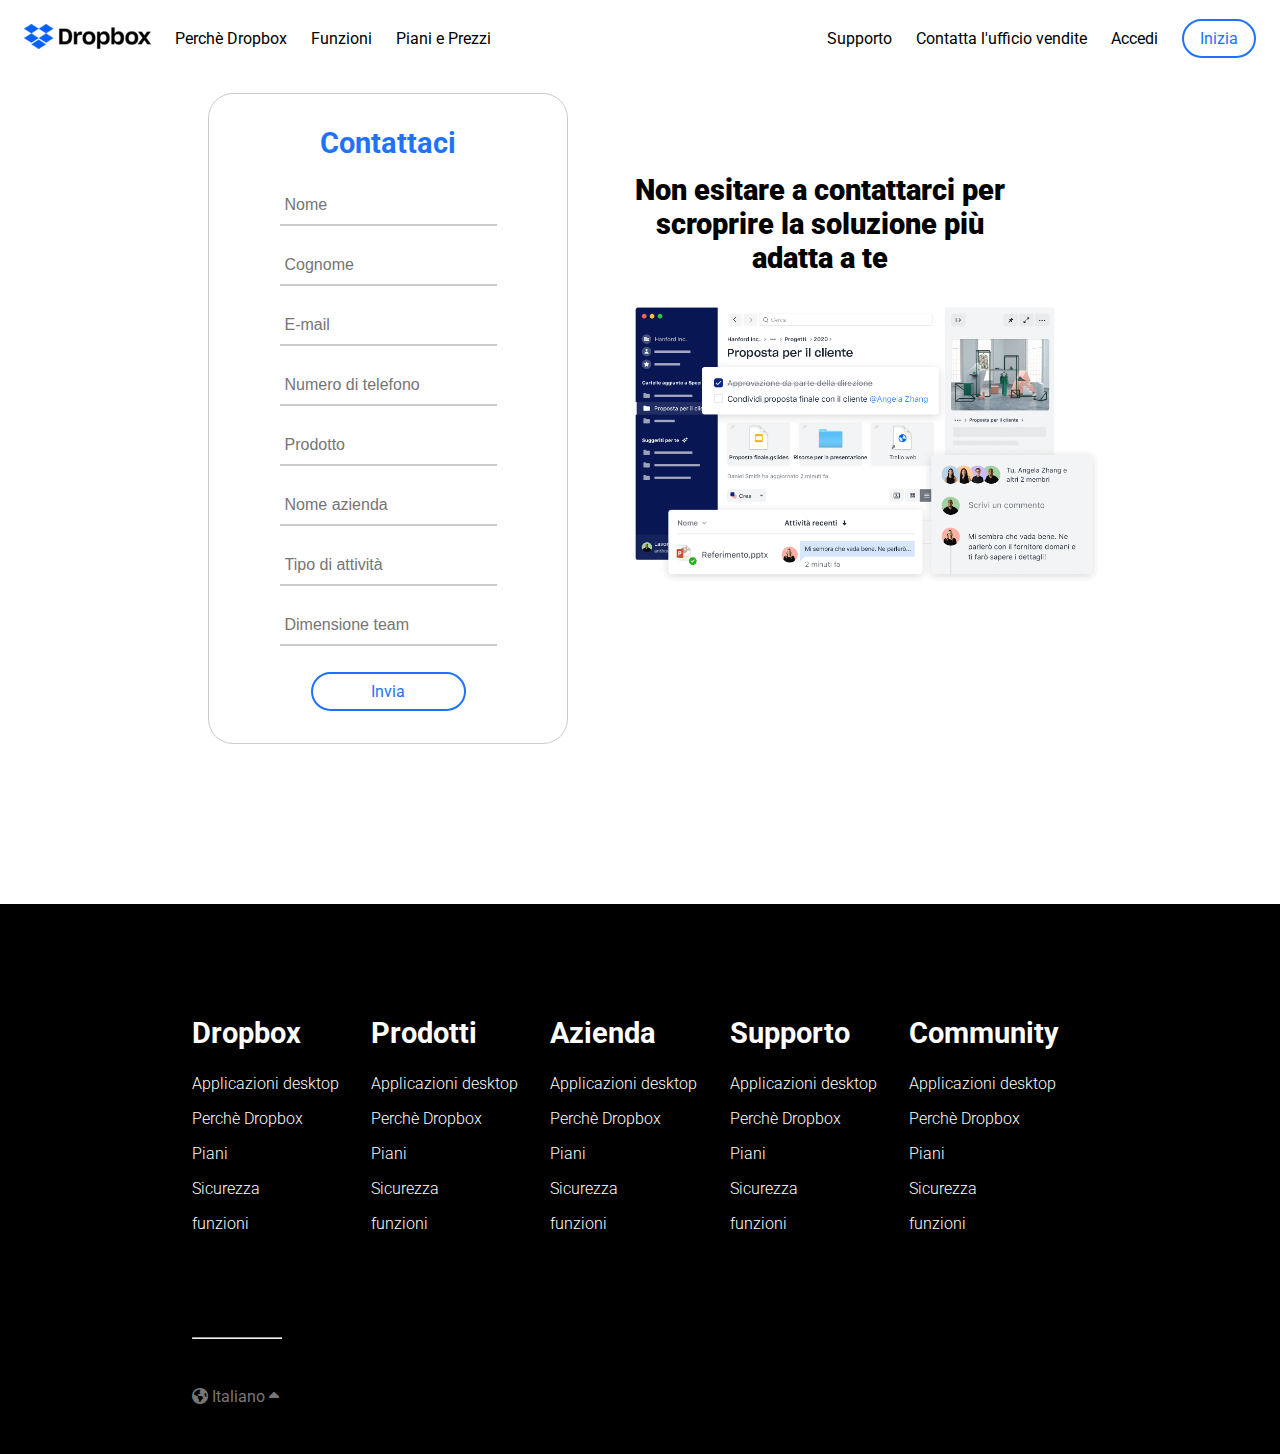
<file: bonus/pages/contact.html>
<!DOCTYPE html>
<html lang="en">
<head>
    <meta charset="UTF-8">
    <meta name="viewport" content="width=device-width, initial-scale=1.0">
    <!-- font roboto  -->
    <link rel="preconnect" href="https://fonts.googleapis.com">
    <link rel="preconnect" href="https://fonts.gstatic.com" crossorigin>
    <link href="https://fonts.googleapis.com/css2?family=Roboto:ital,wght@0,100..900;1,100..900&display=swap" rel="stylesheet">
    <!-- font-awesome  -->
    <link rel="stylesheet" href="https://cdnjs.cloudflare.com/ajax/libs/font-awesome/6.7.2/css/all.min.css">
    <!-- my css  -->
    <link rel="stylesheet" href="../css/style.css">
    <title>Dropbox</title>
</head>
<body class="contact-us-page">
    <!-- header  -->
    <header id="header">
        <div class="nav d-flex">
        <ul class="d-flex">
            <li><a class="logo" href="./index.html"><img src="../img/logo-small.png" alt="Dropbox logo"></a></li>
            <li><a href="./whyUs.html">Perchè Dropbox</a></li>
            <li><a href="./function.html">Funzioni</a></li>
            <li><a href="./plans.html">Piani e Prezzi</a></li>
        </ul>
        <ul class="d-flex">
            <li><a href="./support.html">Supporto</a></li>
            <li><a href="./contact.html">Contatta l'ufficio vendite</a></li>
            <li><a href="./login.html">Accedi</a></li>
            <li><a class="btn btn-primary" href="#">Inizia</a></li>
        </ul>
        </div>
    </header>
    <!-- /#main -->
    <main id="main">
        <section class="contact-us">
            <div class="container-sm">
                <div class="row">
                    <div class="col-5 form">
                        <h3>Contattaci</h3>
                        <div>
                            <input type="text" placeholder="Nome">
                            <input type="text" placeholder="Cognome">

                        </div>
                        <div>
                            <input type="text" placeholder="E-mail">
                        </div>
                        <div>
                            <input type="text" placeholder="Numero di telefono">
                        </div>
                        <div>
                            <input type="text" placeholder="Prodotto">
                        </div>
                        <div>
                            <input type="text" placeholder="Nome azienda">
                        </div>
                        <div>
                            <input type="text" placeholder="Tipo di attività">
                        </div>
                        <div>
                            <input type="text" placeholder="Dimensione team">
                        </div>
                        <div class="form-cta d-flex">
                            <a class="btn btn-primary" href="#">Invia</a>
                        </div>

                        

                    </div>
                    <div class="col-7">
                        <h3>Non esitare a contattarci per scroprire la soluzione più adatta a te</h3>
                        <img src="../img/jumbo.png" alt="">

                    </div>

                </div>

            </div>
        </section>
    </main>
    <!-- /#footer -->
    <footer id="footer">
        <div class="container">
            <div class="d-flex footer-links">
                <div>
                    <h3>Dropbox</h3>
                    <ul>
                        <li><a href="#">Applicazioni desktop</a></li>
                        <li><a href="#">Perchè Dropbox</a></li>
                        <li><a href="#">Piani</a></li>
                        <li><a href="#">Sicurezza</a></li>
                        <li><a href="#">funzioni</a></li>
                    </ul>
                </div>
                <div>
                    <h3>Prodotti</h3>
                    <ul>
                        <li><a href="#">Applicazioni desktop</a></li>
                        <li><a href="#">Perchè Dropbox</a></li>
                        <li><a href="#">Piani</a></li>
                        <li><a href="#">Sicurezza</a></li>
                        <li><a href="#">funzioni</a></li>
                    </ul>
                </div>
                <div>
                    <h3>Azienda</h3>
                    <ul>
                        <li><a href="#">Applicazioni desktop</a></li>
                        <li><a href="#">Perchè Dropbox</a></li>
                        <li><a href="#">Piani</a></li>
                        <li><a href="#">Sicurezza</a></li>
                        <li><a href="#">funzioni</a></li>
                    </ul>
                </div>
                <div>
                    <h3>Supporto</h3>
                    <ul>
                        <li><a href="#">Applicazioni desktop</a></li>
                        <li><a href="#">Perchè Dropbox</a></li>
                        <li><a href="#">Piani</a></li>
                        <li><a href="#">Sicurezza</a></li>
                        <li><a href="#">funzioni</a></li>
                    </ul>
                </div>
                <div>
                    <h3>Community</h3>
                    <ul>
                        <li><a href="#">Applicazioni desktop</a></li>
                        <li><a href="#">Perchè Dropbox</a></li>
                        <li><a href="#">Piani</a></li>
                        <li><a href="#">Sicurezza</a></li>
                        <li><a href="#">funzioni</a></li>
                    </ul>
                </div>
            </div>
            <hr>
            <div class="language-switcher">
                <p>
                    <i class="fa-solid fa-earth-americas"></i>
                    Italiano
                    <i class="fa-solid fa-caret-up"></i>
                </p>

            </div>
        </div>
    </footer>
</body>
</html>
</file>
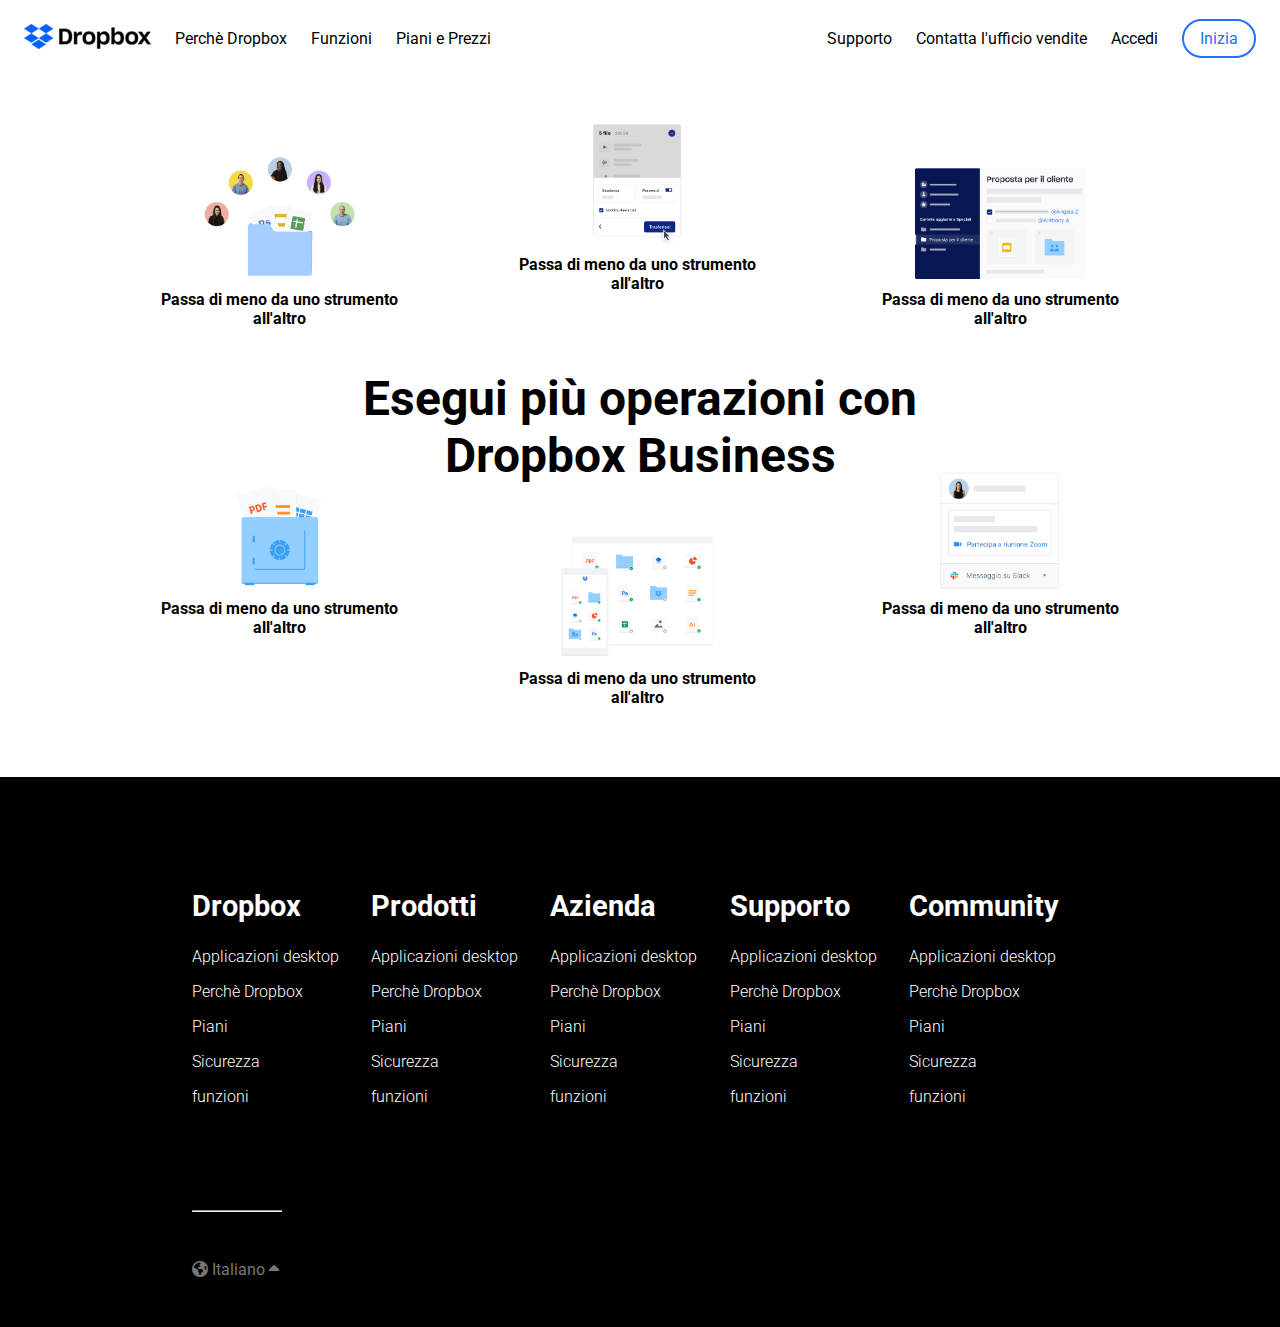
<file: bonus/pages/function.html>
<!DOCTYPE html>
<html lang="en">
<head>
    <meta charset="UTF-8">
    <meta name="viewport" content="width=device-width, initial-scale=1.0">
    <!-- font roboto  -->
    <link rel="preconnect" href="https://fonts.googleapis.com">
    <link rel="preconnect" href="https://fonts.gstatic.com" crossorigin>
    <link href="https://fonts.googleapis.com/css2?family=Roboto:ital,wght@0,100..900;1,100..900&display=swap" rel="stylesheet">
    <!-- font-awesome  -->
    <link rel="stylesheet" href="https://cdnjs.cloudflare.com/ajax/libs/font-awesome/6.7.2/css/all.min.css">
    <!-- my css  -->
    <link rel="stylesheet" href="../css/style.css">
    <title>Dropbox</title>
</head>
<body class="function-page">
    <!-- header  -->
    <header id="header">
        <div class="nav d-flex">
        <ul class="d-flex">
            <li><a class="logo" href="./index.html"><img src="../img/logo-small.png" alt="Dropbox logo"></a></li>
            <li><a href="./whyUs.html">Perchè Dropbox</a></li>
            <li><a href="./function.html">Funzioni</a></li>
            <li><a href="./plans.html">Piani e Prezzi</a></li>
        </ul>
        <ul class="d-flex">
            <li><a href="./support.html">Supporto</a></li>
            <li><a href="./contact.html">Contatta l'ufficio vendite</a></li>
            <li><a href="./login.html">Accedi</a></li>
            <li><a class="btn btn-primary" href="#">Inizia</a></li>
        </ul>
        </div>
    </header>

    <!-- /#main -->
    <main id="main">
        <!-- Dropbox Business section  -->
        <section class="dropbox-business">
            <div class="container-sm d-flex">
                <h2>Esegui più operazioni con <br> Dropbox Business</h2>
                    <div class="col-4">
                        <img src="../img/business-feature-switching-tools.png" alt="Dropbox tools">
                        <h3>Passa di meno da uno strumento all'altro</h3>
                    </div>

                    <div class="col-4">
                        <img src="../img/business-feature-send-files-it.png" alt="send file">
                        <h3>Passa di meno da uno strumento all'altro</h3>
                    </div>                    

                    <div class="col-4">
                        <img src="../img/business-feature-coordinate-it.png" alt="send file">
                        <h3>Passa di meno da uno strumento all'altro</h3>
                    </div>  

                    <div class="col-4">
                        <img src="../img/business-feature-integrations-it.png" alt="Dropbox integration">
                        <h3>Passa di meno da uno strumento all'altro</h3>
                    </div>    

                    <div class="col-4">
                        <img src="../img/business-feature-multi-device.png" alt="multi device">
                        <h3>Passa di meno da uno strumento all'altro</h3>
                    </div>    

                    <div class="col-4">
                        <img src="../img/business-feature-security.png" alt="Dropbox security">
                        <h3>Passa di meno da uno strumento all'altro</h3>
                    </div>    
            </div>
        </section>

    </main>
    <!-- /#footer -->
    <footer id="footer">
        <div class="container">
            <div class="d-flex footer-links">
                <div>
                    <h3>Dropbox</h3>
                    <ul>
                        <li><a href="#">Applicazioni desktop</a></li>
                        <li><a href="#">Perchè Dropbox</a></li>
                        <li><a href="#">Piani</a></li>
                        <li><a href="#">Sicurezza</a></li>
                        <li><a href="#">funzioni</a></li>
                    </ul>
                </div>
                <div>
                    <h3>Prodotti</h3>
                    <ul>
                        <li><a href="#">Applicazioni desktop</a></li>
                        <li><a href="#">Perchè Dropbox</a></li>
                        <li><a href="#">Piani</a></li>
                        <li><a href="#">Sicurezza</a></li>
                        <li><a href="#">funzioni</a></li>
                    </ul>
                </div>
                <div>
                    <h3>Azienda</h3>
                    <ul>
                        <li><a href="#">Applicazioni desktop</a></li>
                        <li><a href="#">Perchè Dropbox</a></li>
                        <li><a href="#">Piani</a></li>
                        <li><a href="#">Sicurezza</a></li>
                        <li><a href="#">funzioni</a></li>
                    </ul>
                </div>
                <div>
                    <h3>Supporto</h3>
                    <ul>
                        <li><a href="#">Applicazioni desktop</a></li>
                        <li><a href="#">Perchè Dropbox</a></li>
                        <li><a href="#">Piani</a></li>
                        <li><a href="#">Sicurezza</a></li>
                        <li><a href="#">funzioni</a></li>
                    </ul>
                </div>
                <div>
                    <h3>Community</h3>
                    <ul>
                        <li><a href="#">Applicazioni desktop</a></li>
                        <li><a href="#">Perchè Dropbox</a></li>
                        <li><a href="#">Piani</a></li>
                        <li><a href="#">Sicurezza</a></li>
                        <li><a href="#">funzioni</a></li>
                    </ul>
                </div>
            </div>
            <hr>
            <div class="language-switcher">
                <p>
                    <i class="fa-solid fa-earth-americas"></i>
                    Italiano
                    <i class="fa-solid fa-caret-up"></i>
                </p>

            </div>
        </div>
    </footer>
</body>
</html>
</file>
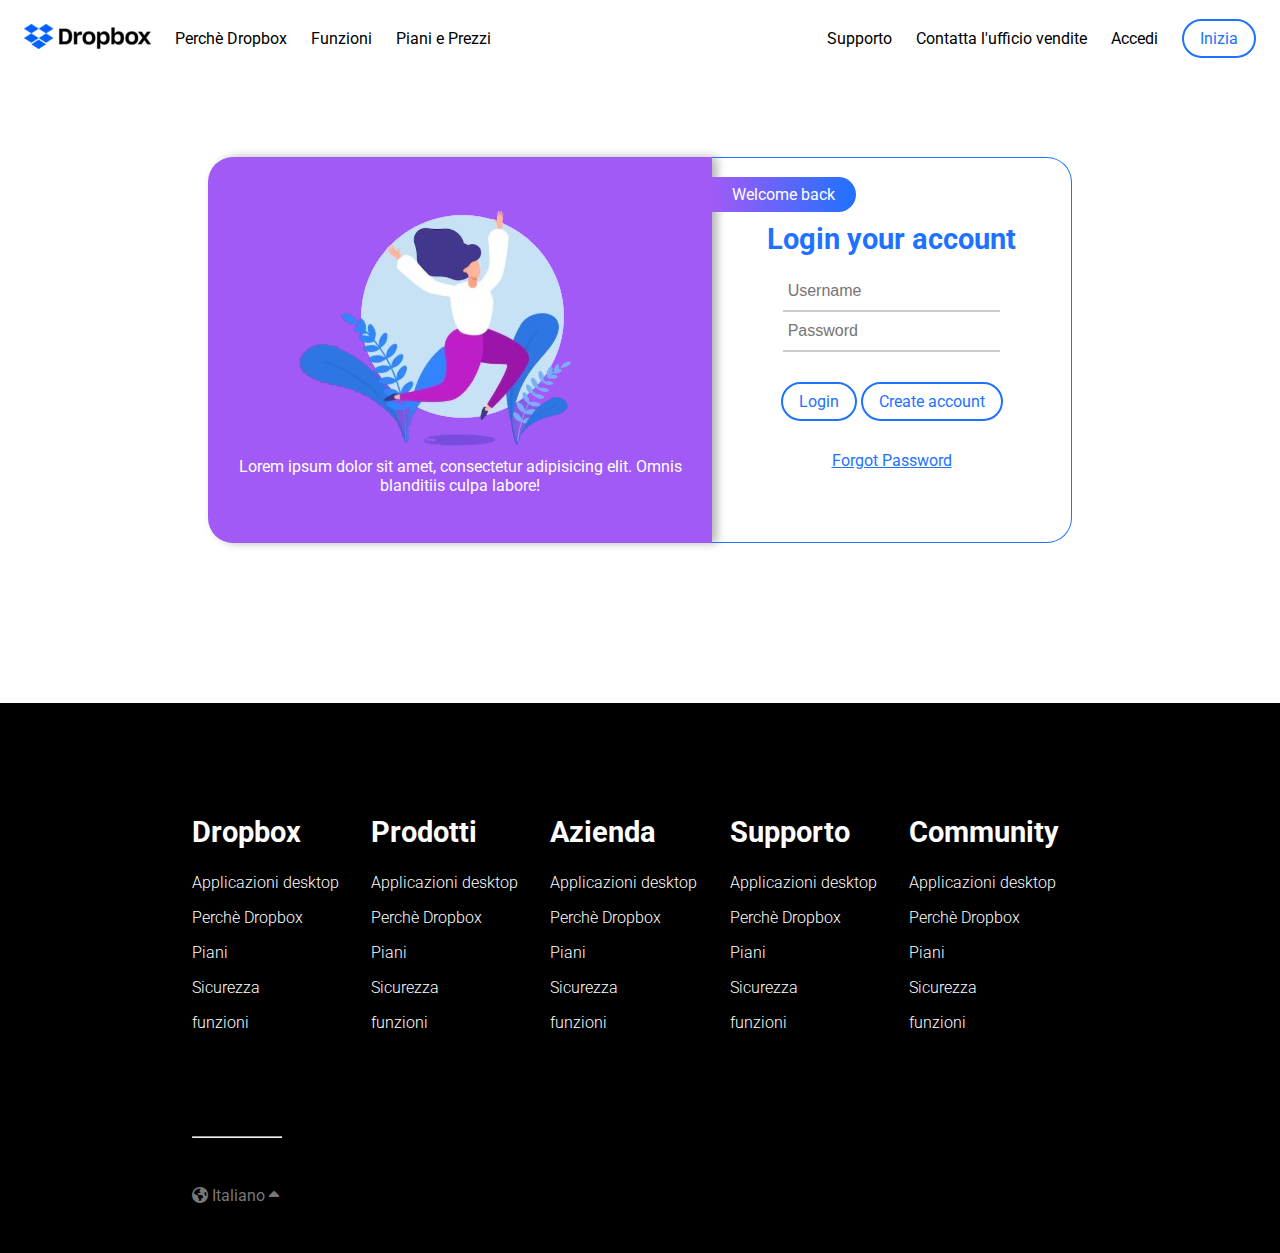
<file: bonus/pages/login.html>
<!DOCTYPE html>
<html lang="en">
<head>
    <meta charset="UTF-8">
    <meta name="viewport" content="width=device-width, initial-scale=1.0">
    <!-- font roboto  -->
    <link rel="preconnect" href="https://fonts.googleapis.com">
    <link rel="preconnect" href="https://fonts.gstatic.com" crossorigin>
    <link href="https://fonts.googleapis.com/css2?family=Roboto:ital,wght@0,100..900;1,100..900&display=swap" rel="stylesheet">
    <!-- font-awesome  -->
    <link rel="stylesheet" href="https://cdnjs.cloudflare.com/ajax/libs/font-awesome/6.7.2/css/all.min.css">
    <!-- my css  -->
    <link rel="stylesheet" href="../css/style.css">
    <title>Dropbox</title>
</head>
<body class="login-page">
    <!-- header  -->
    <header id="header">
        <div class="nav d-flex">
        <ul class="d-flex">
            <li><a class="logo" href="./index.html"><img src="../img/logo-small.png" alt="Dropbox logo"></a></li>
            <li><a href="./whyUs.html">Perchè Dropbox</a></li>
            <li><a href="./function.html">Funzioni</a></li>
            <li><a href="./plans.html">Piani e Prezzi</a></li>
        </ul>
        <ul class="d-flex">
            <li><a href="./support.html">Supporto</a></li>
            <li><a href="./contact.html">Contatta l'ufficio vendite</a></li>
            <li><a href="./login.html">Accedi</a></li>
            <li><a class="btn btn-primary" href="#">Inizia</a></li>
        </ul>
        </div>
    </header>
    <!-- /#main -->
    <main id="main">
        <section class="login">
            <div class="container-sm">
                <div class="row">
                    <div class="col-7">
                        <img src="../img/login-img.png" alt="">
                        <p>Lorem ipsum dolor sit amet, consectetur adipisicing elit. Omnis blanditiis culpa labore!</p>
                    </div>
                    <div class="col-5">
                        <h3>Login your account</h3>
                        <input type="text" placeholder="Username">
                        <input type="password" placeholder="Password">
                        <div class="login-buttons">
                            <a class="btn btn-primary" href="#">Login</a>
                            <a class="btn btn-primary" href="#">Create account</a>
                        </div>
                        <a href="#">Forgot Password</a>
                        <div class="tag">
                            <p>Welcome back</p>
                        </div>
                    </div>

                </div>

            </div>
        </section>
    </main>
    <!-- /#footer -->
    <footer id="footer">
        <div class="container">
            <div class="d-flex footer-links">
                <div>
                    <h3>Dropbox</h3>
                    <ul>
                        <li><a href="#">Applicazioni desktop</a></li>
                        <li><a href="#">Perchè Dropbox</a></li>
                        <li><a href="#">Piani</a></li>
                        <li><a href="#">Sicurezza</a></li>
                        <li><a href="#">funzioni</a></li>
                    </ul>
                </div>
                <div>
                    <h3>Prodotti</h3>
                    <ul>
                        <li><a href="#">Applicazioni desktop</a></li>
                        <li><a href="#">Perchè Dropbox</a></li>
                        <li><a href="#">Piani</a></li>
                        <li><a href="#">Sicurezza</a></li>
                        <li><a href="#">funzioni</a></li>
                    </ul>
                </div>
                <div>
                    <h3>Azienda</h3>
                    <ul>
                        <li><a href="#">Applicazioni desktop</a></li>
                        <li><a href="#">Perchè Dropbox</a></li>
                        <li><a href="#">Piani</a></li>
                        <li><a href="#">Sicurezza</a></li>
                        <li><a href="#">funzioni</a></li>
                    </ul>
                </div>
                <div>
                    <h3>Supporto</h3>
                    <ul>
                        <li><a href="#">Applicazioni desktop</a></li>
                        <li><a href="#">Perchè Dropbox</a></li>
                        <li><a href="#">Piani</a></li>
                        <li><a href="#">Sicurezza</a></li>
                        <li><a href="#">funzioni</a></li>
                    </ul>
                </div>
                <div>
                    <h3>Community</h3>
                    <ul>
                        <li><a href="#">Applicazioni desktop</a></li>
                        <li><a href="#">Perchè Dropbox</a></li>
                        <li><a href="#">Piani</a></li>
                        <li><a href="#">Sicurezza</a></li>
                        <li><a href="#">funzioni</a></li>
                    </ul>
                </div>
            </div>
            <hr>
            <div class="language-switcher">
                <p>
                    <i class="fa-solid fa-earth-americas"></i>
                    Italiano
                    <i class="fa-solid fa-caret-up"></i>
                </p>

            </div>
        </div>
    </footer>
</body>
</html>
</file>
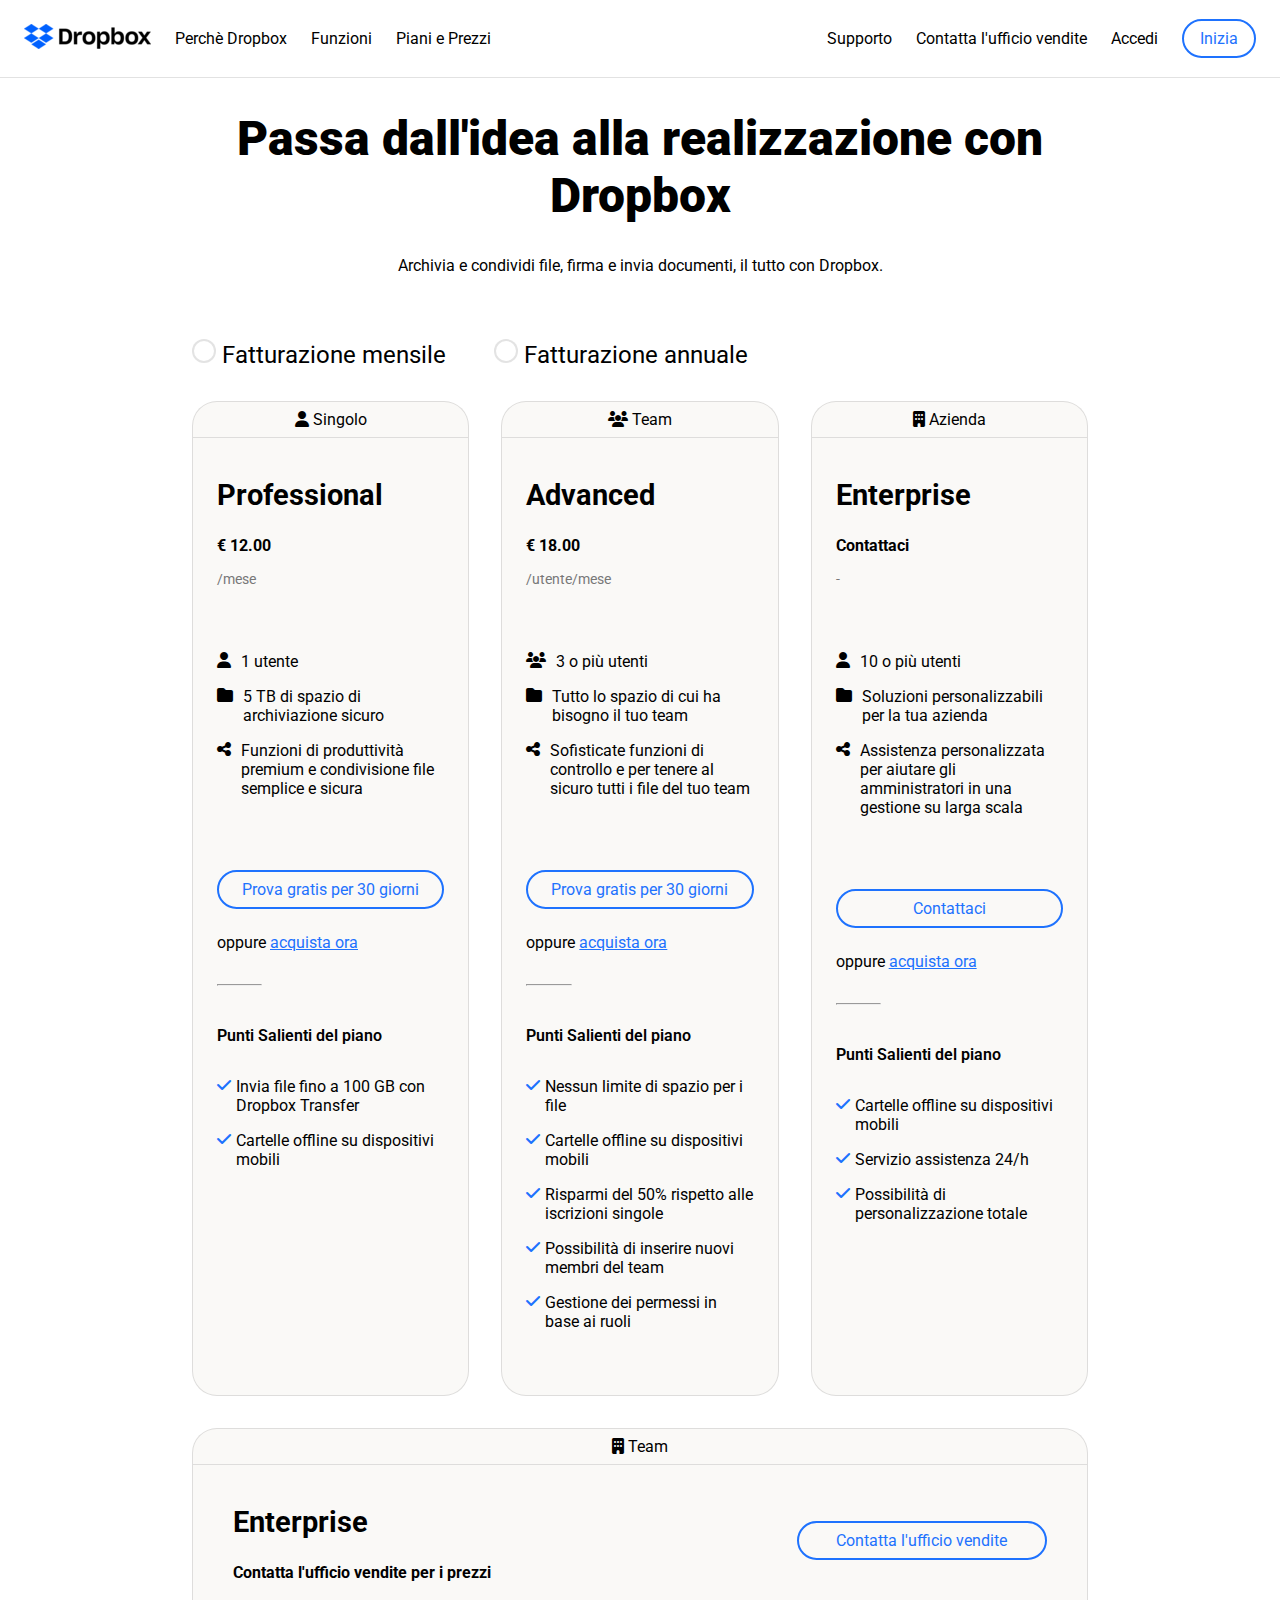
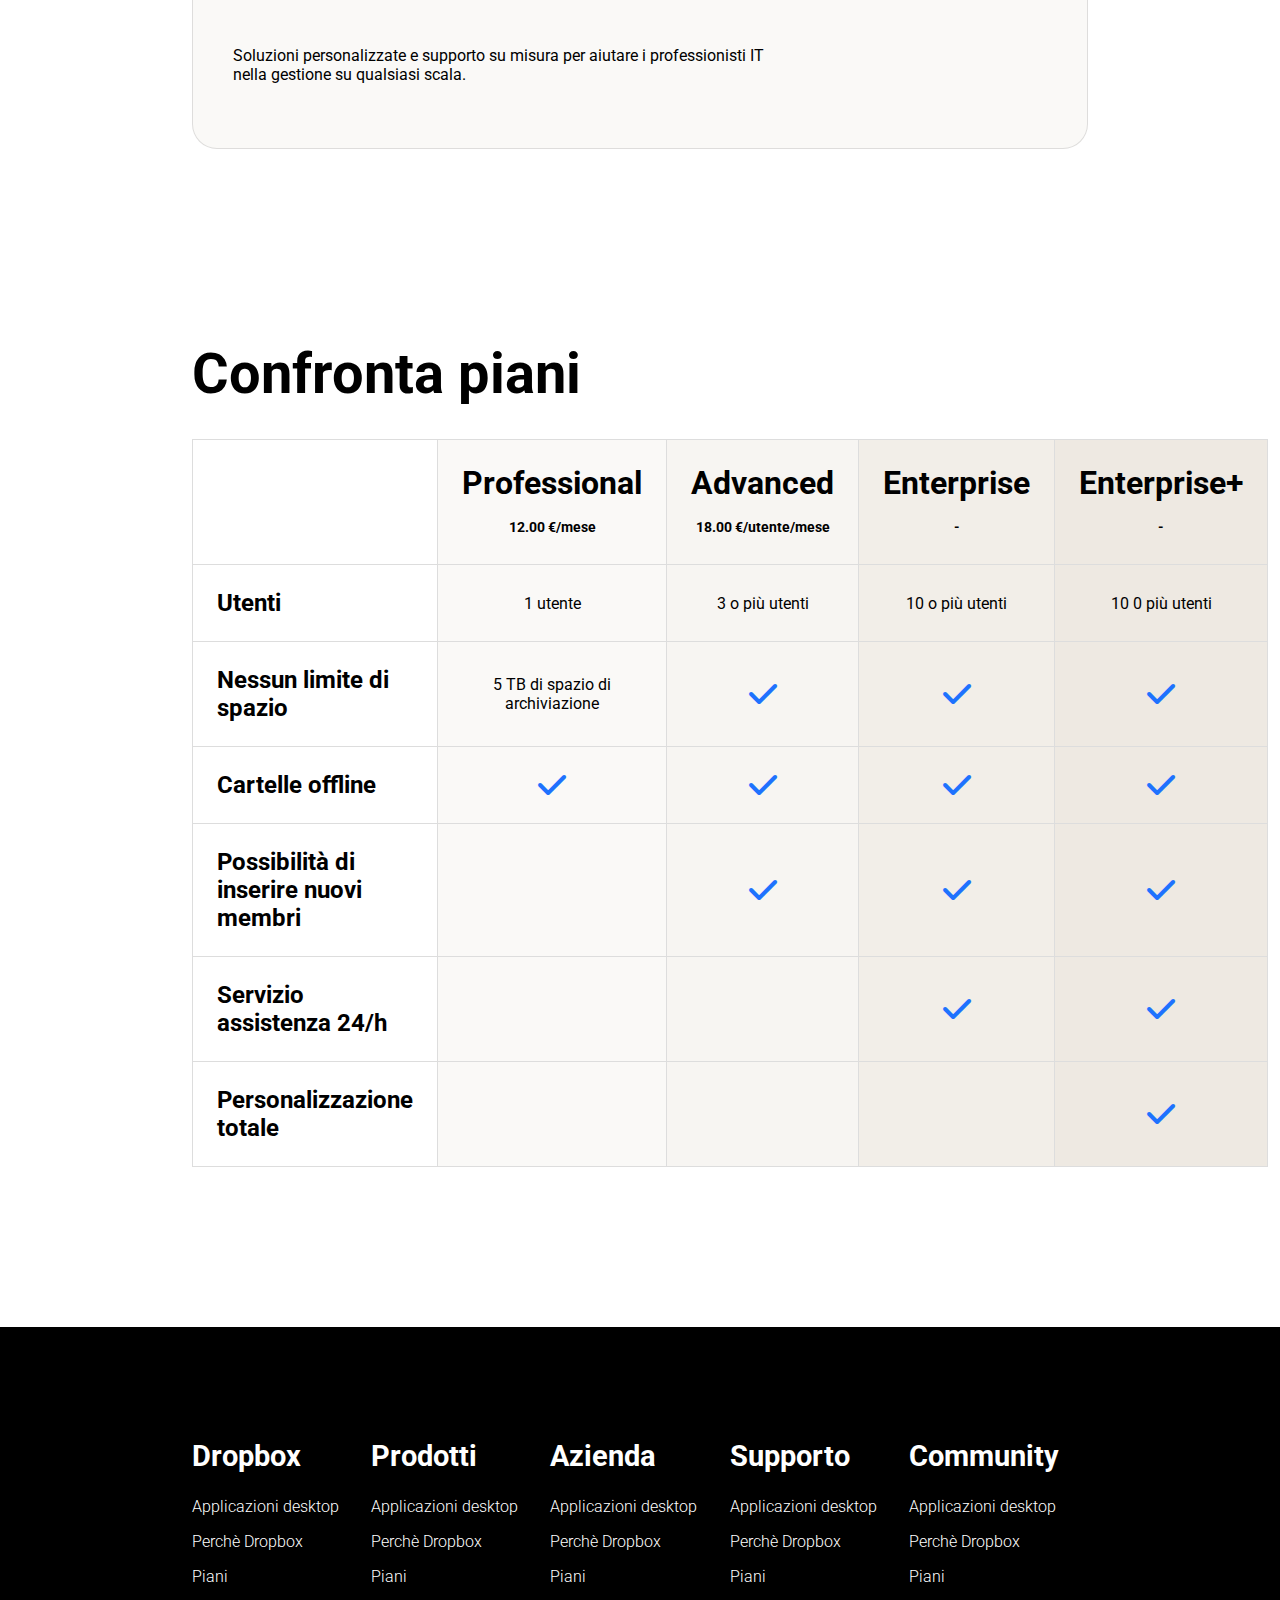
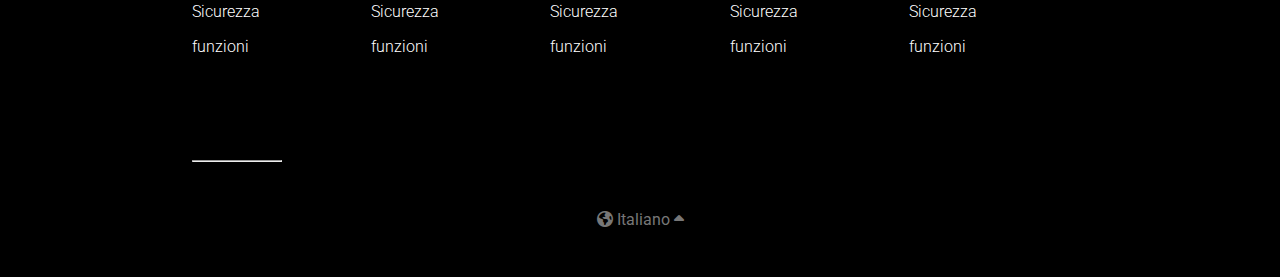
<file: bonus/pages/plans.html>
<!DOCTYPE html>
<html lang="en">
<head>
    <meta charset="UTF-8">
    <meta name="viewport" content="width=device-width, initial-scale=1.0">
    <!-- font roboto  -->
    <link rel="preconnect" href="https://fonts.googleapis.com">
    <link rel="preconnect" href="https://fonts.gstatic.com" crossorigin>
    <link href="https://fonts.googleapis.com/css2?family=Roboto:ital,wght@0,100..900;1,100..900&display=swap" rel="stylesheet">
    <!-- font-awesome  -->
    <link rel="stylesheet" href="https://cdnjs.cloudflare.com/ajax/libs/font-awesome/6.7.2/css/all.min.css">
    <!-- my css  -->
    <link rel="stylesheet" href="../css/style.css">
    <title>Dropbox</title>
</head>
<body class="plans-page">
    <!-- header  -->
    <header id="header">
        <div class="nav d-flex">
        <ul class="d-flex">
            <li><a class="logo" href="./index.html"><img src="../img/logo-small.png" alt="Dropbox logo"></a></li>
            <li><a href="./whyUs.html">Perchè Dropbox</a></li>
            <li><a href="./function.html">Funzioni</a></li>
            <li><a href="./plans.html">Piani e Prezzi</a></li>
        </ul>
        <ul class="d-flex">
            <li><a href="./support.html">Supporto</a></li>
            <li><a href="./contact.html">Contatta l'ufficio vendite</a></li>
            <li><a href="./login.html">Accedi</a></li>
            <li><a class="btn btn-primary" href="#">Inizia</a></li>
        </ul>
        </div>
    </header>
    <!-- /#main -->
    <main id="main">
        <!-- plans section  -->
        <section id="plans" class="plans">
            <div class="container">
                <div>
                    <h1>Passa dall'idea alla realizzazione con <br>Dropbox</h1>
                    <p class="mb-2">Archivia e condividi file, firma e invia documenti, il tutto con Dropbox.</p>
                    <div class="d-flex billing-choice">
                        <label>
                            <input type="radio" name="billing" value="monthly">
                            Fatturazione mensile
                        </label>
                        <label>
                            <input type="radio" name="billing" value="annual">
                            Fatturazione annuale
                        </label>
                    </div>
                </div>
                <div class="row row-gap-2">
                    <!-- plan single  -->
                    <div class="col-4">
                        <div class="plan-card">
                            <div class="plan-card-top">
                                <p>
                                    <span>
                                        <i class="fa-solid fa-user"></i>
                                        Singolo
                                    </span> 
                                </p>
                            </div>
                            <div class="plan-card-body">
                                <div class="plan-header">
                                    <h3>Professional</h3>
                                    <p class="plan-price">€ 12.00</p>
                                    <p class="plan-billing">/mese</p>
                                </div>
                                <div class="plan-main">
                                    <ul>
                                        <li class="d-flex">
                                            <i class="fa-solid fa-user"></i>
                                            <p>1 utente</p>
                                        </li>
                                        <li class="d-flex">
                                            <i class="fa-solid fa-folder"></i>
                                            <p>5 TB di spazio di archiviazione sicuro</p>
                                        </li>
                                        <li class="d-flex">
                                            <i class="fa-solid fa-share-nodes"></i>
                                            <p>Funzioni di produttività premium e condivisione file semplice e sicura</p>
                                        </li>
                                    </ul>
                                    <div class="d-flex plan-cta">
                                        <a class="btn btn-primary" href="#">Prova gratis per 30 giorni</a>
                                        <p class="cta-text">oppure <a href="#">acquista ora</a></p>
                                    </div>
                                </div>
                                <hr>
                                <div class="plan-footer">
                                    <ul>
                                        <li>
                                            <p>Punti Salienti del piano</p>
                                        </li>
                                        <li class="d-flex">
                                            <i class="fa-solid fa-check"></i>
                                            <span>Invia file fino a 100 GB con Dropbox Transfer</span>
                                        </li>
                                        <li class="d-flex">
                                            <i class="fa-solid fa-check"></i>
                                            <span>Cartelle offline su dispositivi mobili</span>
                                        </li>
                                    </ul>
                                </div>
                            </div>
                        </div>
                    </div>
                    <!-- plan team  -->
                    <div class="col-4">
                        <div class="plan-card">
                            <div class="plan-card-top">
                                <p>
                                    <span>
                                        <i class="fa-solid fa-users"></i>
                                        Team
                                    </span> 
                                </p>
                            </div>
                            <div class="plan-card-body">
                                <div class="plan-header">
                                    <h3>Advanced</h3>
                                    <p class="plan-price">€ 18.00</p>
                                    <p class="plan-billing">/utente/mese</p>
                                </div>
                                <div class="plan-main">
                                    <ul>
                                        <li class="d-flex">
                                            <i class="fa-solid fa-users"></i>
                                            <p>3 o più utenti</p>
                                        </li>
                                        <li class="d-flex">
                                            <i class="fa-solid fa-folder"></i>
                                            <p>Tutto lo spazio di cui ha bisogno il tuo team</p>
                                        </li>
                                        <li class="d-flex">
                                            <i class="fa-solid fa-share-nodes"></i>
                                            <p>Sofisticate funzioni di controllo e per tenere al sicuro tutti i file del tuo team</p>
                                        </li>
                                    </ul>
                                    <div class="d-flex plan-cta">
                                        <a class="btn btn-primary" href="#">Prova gratis per 30 giorni</a>
                                        <p class="cta-text">oppure <a href="#">acquista ora</a></p>
                                    </div>
                                </div>
                                <hr>
                                <div class="plan-footer">
                                    <ul>
                                        <li>
                                            <p>Punti Salienti del piano</p>
                                        </li>
                                        <li class="d-flex">
                                            <i class="fa-solid fa-check"></i>
                                            <span>Nessun limite di spazio per i file</span>
                                        </li>
                                        <li class="d-flex">
                                            <i class="fa-solid fa-check"></i>
                                            <span>Cartelle offline su dispositivi mobili</span>
                                        </li>
                                        <li class="d-flex">
                                            <i class="fa-solid fa-check"></i>
                                            <span>Risparmi del 50% rispetto alle iscrizioni singole</span>
                                        </li>
                                        <li class="d-flex">
                                            <i class="fa-solid fa-check"></i>
                                            <span>Possibilità di inserire nuovi membri del team</span>
                                        </li>
                                        <li class="d-flex">
                                            <i class="fa-solid fa-check"></i>
                                            <span>Gestione dei permessi in base ai ruoli</span>
                                        </li>
                                    </ul>
                                </div>
                            </div>
                        </div>
                    </div>
                    <!-- plan business  -->
                    <div class="col-4">
                        <div class="plan-card">
                            <div class="plan-card-top">
                                <p>
                                    <span>
                                        <i class="fa-solid fa-building"></i>
                                        Azienda
                                    </span> 
                                </p>
                            </div>
                            <div class="plan-card-body">
                                <div class="plan-header">
                                    <h3>Enterprise</h3>
                                    <p class="plan-price">Contattaci</p>
                                    <p class="plan-billing">-</p>
                                </div>
                                <div class="plan-main">
                                    <ul>
                                        <li class="d-flex">
                                            <i class="fa-solid fa-user"></i>
                                            <p>10 o più utenti</p>
                                        </li>
                                        <li class="d-flex">
                                            <i class="fa-solid fa-folder"></i>
                                            <p>Soluzioni personalizzabili per la tua azienda</p>
                                        </li>
                                        <li class="d-flex">
                                            <i class="fa-solid fa-share-nodes"></i>
                                            <p>Assistenza personalizzata per aiutare gli amministratori in una gestione su larga scala</p>
                                        </li>
                                    </ul>
                                    <div class="d-flex plan-cta">
                                        <a class="btn btn-primary" href="#">Contattaci</a>
                                        <p class="cta-text">oppure <a href="#">acquista ora</a></p>
                                    </div>
                                </div>
                                <hr>
                                <div class="plan-footer">
                                    <ul>
                                        <li>
                                            <p>Punti Salienti del piano</p>
                                        </li>
                                        <li class="d-flex">
                                            <i class="fa-solid fa-check"></i>
                                            <span>Cartelle offline su dispositivi mobili</span>
                                        </li>
                                        <li class="d-flex">
                                            <i class="fa-solid fa-check"></i>
                                            <span>Servizio assistenza 24/h</span>
                                        </li>
                                        <li class="d-flex">
                                            <i class="fa-solid fa-check"></i>
                                            <span>Possibilità di personalizzazione totale</span>
                                        </li>
                                    </ul>
                                </div>
                            </div>
                        </div>
                    </div>
                    <!-- plan enterprise  -->
                    <div class="col-12">
                        <div class="plan-card">
                            <div class="plan-card-top">
                                <p>
                                    <span>
                                        <i class="fa-solid fa-building"></i>
                                        Team
                                    </span> 
                                </p>
                            </div>
                            <div class="d-flex plan-card-body">
                                <div class="col-8">
                                    <div class="plan-header">
                                    <h3>Enterprise</h3>
                                    <p class="plan-price">Contatta l'ufficio vendite per i prezzi</p>
                                    </div>
                                    <div class="plan-main">
                                        <ul>
                                            <li>Soluzioni personalizzate e supporto su misura per aiutare i professionisti IT nella gestione su qualsiasi scala.</li>
                                        </ul>
                                    </div>
                                </div>
                                <div class="col-4">
                                    <div class="plan-main">
                                        <div class="d-flex plan-cta">
                                            <a class="btn btn-primary" href="#">Contatta l'ufficio vendite</a>
                                        </div>
                                    </div>
                                </div>
                            </div>
                        </div>
                    </div>
                </div>
            </div>
        </section>
        <!-- plans compare section   -->
        <section id="compare-plans" class="compare-plans">
            <div class="container">
                <h2>Confronta piani</h2>

                <table>
                    <thead>
                        <tr>
                            <th></th>
                            <th>Professional<br><span>12.00 €/mese </span>
                            <th>Advanced<br><span>18.00 €/utente/mese</span>
                            <th>Enterprise<br><span>-</span>
                            <th>Enterprise+ <br><span>-</span> 
                        </tr>
                    </thead>
                    <tbody>
                        <tr>
                            <th>Utenti</th>
                            <td>1 utente</td>
                            <td>3 o più utenti</td>
                            <td>10 o più utenti</td>
                            <td>10 0 più utenti</td>
                        </tr>
                        <tr>
                            <th>Nessun limite di spazio</th>
                            <td>5 TB di spazio di archiviazione</td>
                            <td><i class="fa-solid fa-check"></i></td>
                            <td><i class="fa-solid fa-check"></i></td>
                            <td><i class="fa-solid fa-check"></i></td>
                        </tr>
                        <tr>
                            <th>Cartelle offline</th>
                            <td><i class="fa-solid fa-check"></i></td>
                            <td><i class="fa-solid fa-check"></i></td>
                            <td><i class="fa-solid fa-check"></i></td>
                            <td><i class="fa-solid fa-check"></i></td>
                        </tr>
                        <tr>
                            <th>Possibilità di inserire nuovi membri</th>
                            <td></td>
                            <td><i class="fa-solid fa-check"></i></td>
                            <td><i class="fa-solid fa-check"></i></td>
                            <td><i class="fa-solid fa-check"></i></td>
                        </tr>
                        <tr>
                            <th>Servizio assistenza 24/h</th>
                            <td></td>
                            <td></td>
                            <td><i class="fa-solid fa-check"></i></td>
                            <td><i class="fa-solid fa-check"></i></td>
                        </tr>
                            <tr>
                            <th>Personalizzazione totale</th>
                            <td></td>
                            <td></td>
                            <td></td>
                            <td><i class="fa-solid fa-check"></i></td>
                        </tr>
                    </tbody>
                </table>
            </div>
        </section>
    </main>
    <!-- /#footer -->
    <footer id="footer">
        <div class="container">
            <div class="d-flex footer-links">
                <div>
                    <h3>Dropbox</h3>
                    <ul>
                        <li><a href="#">Applicazioni desktop</a></li>
                        <li><a href="#">Perchè Dropbox</a></li>
                        <li><a href="#">Piani</a></li>
                        <li><a href="#">Sicurezza</a></li>
                        <li><a href="#">funzioni</a></li>
                    </ul>
                </div>
                <div>
                    <h3>Prodotti</h3>
                    <ul>
                        <li><a href="#">Applicazioni desktop</a></li>
                        <li><a href="#">Perchè Dropbox</a></li>
                        <li><a href="#">Piani</a></li>
                        <li><a href="#">Sicurezza</a></li>
                        <li><a href="#">funzioni</a></li>
                    </ul>
                </div>
                <div>
                    <h3>Azienda</h3>
                    <ul>
                        <li><a href="#">Applicazioni desktop</a></li>
                        <li><a href="#">Perchè Dropbox</a></li>
                        <li><a href="#">Piani</a></li>
                        <li><a href="#">Sicurezza</a></li>
                        <li><a href="#">funzioni</a></li>
                    </ul>
                </div>
                <div>
                    <h3>Supporto</h3>
                    <ul>
                        <li><a href="#">Applicazioni desktop</a></li>
                        <li><a href="#">Perchè Dropbox</a></li>
                        <li><a href="#">Piani</a></li>
                        <li><a href="#">Sicurezza</a></li>
                        <li><a href="#">funzioni</a></li>
                    </ul>
                </div>
                <div>
                    <h3>Community</h3>
                    <ul>
                        <li><a href="#">Applicazioni desktop</a></li>
                        <li><a href="#">Perchè Dropbox</a></li>
                        <li><a href="#">Piani</a></li>
                        <li><a href="#">Sicurezza</a></li>
                        <li><a href="#">funzioni</a></li>
                    </ul>
                </div>
            </div>
            <hr>
            <div class="language-switcher">
                <p>
                    <i class="fa-solid fa-earth-americas"></i>
                    Italiano
                    <i class="fa-solid fa-caret-up"></i>
                </p>

            </div>
        </div>
    </footer>
</body>
</html>
</file>
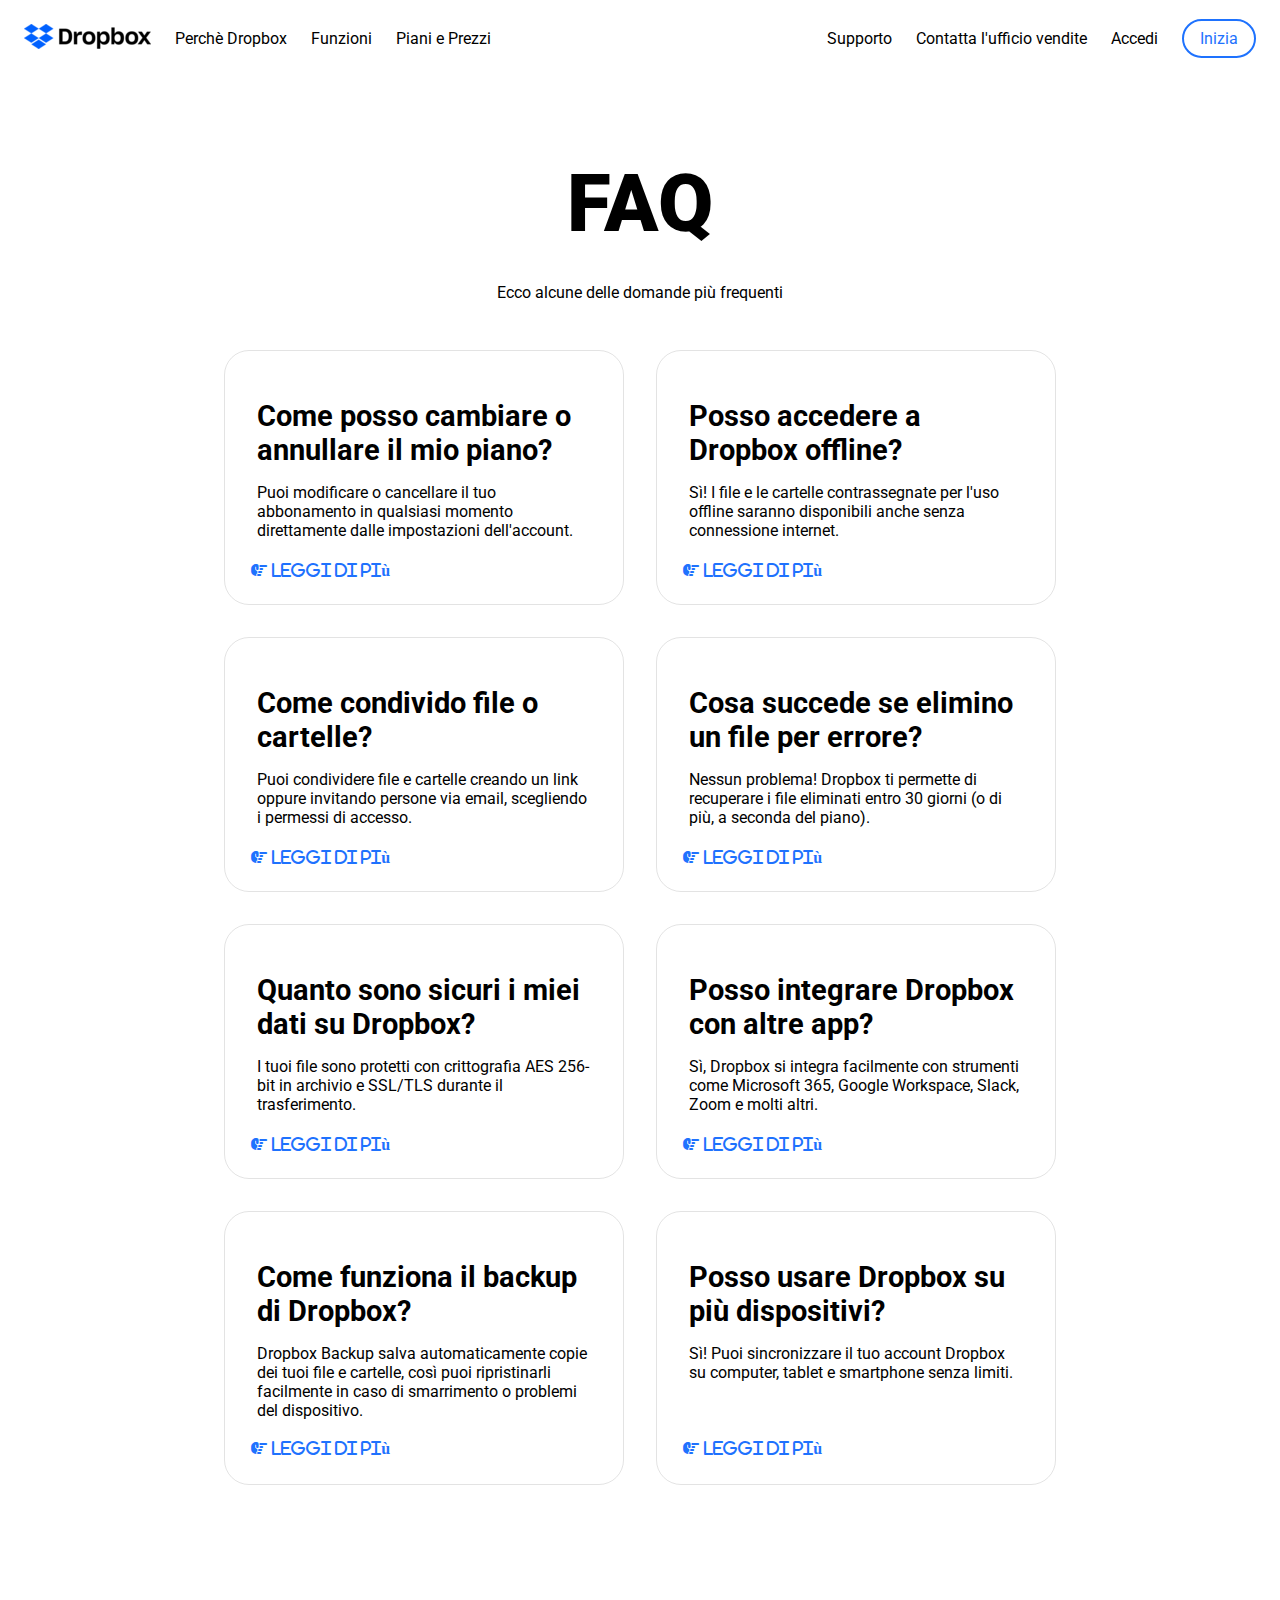
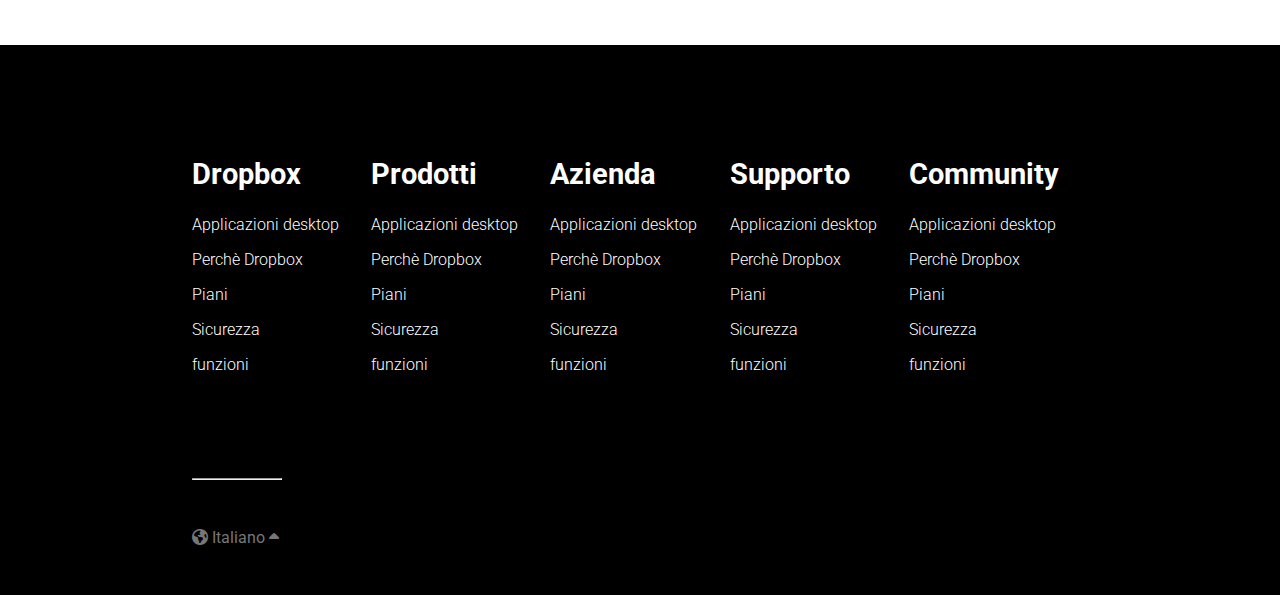
<file: bonus/pages/support.html>
<!DOCTYPE html>
<html lang="en">
<head>
    <meta charset="UTF-8">
    <meta name="viewport" content="width=device-width, initial-scale=1.0">
    <!-- font roboto  -->
    <link rel="preconnect" href="https://fonts.googleapis.com">
    <link rel="preconnect" href="https://fonts.gstatic.com" crossorigin>
    <link href="https://fonts.googleapis.com/css2?family=Roboto:ital,wght@0,100..900;1,100..900&display=swap" rel="stylesheet">
    <!-- font-awesome  -->
    <link rel="stylesheet" href="https://cdnjs.cloudflare.com/ajax/libs/font-awesome/6.7.2/css/all.min.css">
    <!-- my css  -->
    <link rel="stylesheet" href="../css/style.css">
    <title>Dropbox</title>
</head>
<body class="support-page">
    <!-- header  -->
    <header id="header">
        <div class="nav d-flex">
        <ul class="d-flex">
            <li><a class="logo" href="./index.html"><img src="../img/logo-small.png" alt="Dropbox logo"></a></li>
            <li><a href="./whyUs.html">Perchè Dropbox</a></li>
            <li><a href="./function.html">Funzioni</a></li>
            <li><a href="./plans.html">Piani e Prezzi</a></li>
        </ul>
        <ul class="d-flex">
            <li><a href="./support.html">Supporto</a></li>
            <li><a href="./contact.html">Contatta l'ufficio vendite</a></li>
            <li><a href="./login.html">Accedi</a></li>
            <li><a class="btn btn-primary" href="#">Inizia</a></li>
        </ul>
        </div>
    </header>
    <!-- /#main -->
    <main id="main">
        <section class="support">
            <div class="container-sm">
                <div>
                    <h1>FAQ</h1>
                    <p>Ecco alcune delle domande più frequenti</p>
                </div>
                <div class="row row-gap-2">
                    <div class="col-6">
                        <div class="faq-card">
                            <h3>Come posso cambiare o annullare il mio piano?</h3>
                            <p class="mb-2">Puoi modificare o cancellare il tuo abbonamento in qualsiasi momento direttamente dalle impostazioni dell'account.</p>
                            <a href="#"><i class="fa-solid fa-hand-point-right"> <span>Leggi di più</span></i></a>

                        </div>
                    </div>
                    <div class="col-6">
                        <div class="faq-card">
                            <h3>Posso accedere a Dropbox offline?</h3>
                            <p class="mb-2">Sì! I file e le cartelle contrassegnate per l'uso offline saranno disponibili anche senza connessione internet.</p>
                            <a href="#"><i class="fa-solid fa-hand-point-right"> <span>Leggi di più</span></i></a>
                            
                        </div>
                    </div>
                    <div class="col-6">
                        <div class="faq-card">
                            <h3>Come condivido file o cartelle?</h3>
                            <p class="mb-2">Puoi condividere file e cartelle creando un link oppure invitando persone via email, scegliendo i permessi di accesso.</p>
                            <a href="#"><i class="fa-solid fa-hand-point-right"> <span>Leggi di più</span></i></a>
                            
                        </div>
                    </div>
                    <div class="col-6">
                        <div class="faq-card">
                            <h3>Cosa succede se elimino un file per errore?</h3>
                            <p class="mb-2">Nessun problema! Dropbox ti permette di recuperare i file eliminati entro 30 giorni (o di più, a seconda del piano).</p>
                            <a href="#"><i class="fa-solid fa-hand-point-right"> <span>Leggi di più</span></i></a>
                            
                        </div>
                    </div>
                    <div class="col-6">
                        <div class="faq-card">
                            <h3>Quanto sono sicuri i miei dati su Dropbox?</h3>
                            <p class="mb-2">I tuoi file sono protetti con crittografia AES 256-bit in archivio e SSL/TLS durante il trasferimento.</p>
                            <a href="#"><i class="fa-solid fa-hand-point-right"> <span>Leggi di più</span></i></a>
                            
                        </div>
                    </div>
                    <div class="col-6">
                        <div class="faq-card">
                            <h3>Posso integrare Dropbox con altre app?</h3>
                            <p class="mb-2">Sì, Dropbox si integra facilmente con strumenti come Microsoft 365, Google Workspace, Slack, Zoom e molti altri.</p>
                            <a href="#"><i class="fa-solid fa-hand-point-right"> <span>Leggi di più</span></i></a>
                            
                        </div>
                    </div>
                    <div class="col-6">
                        <div class="faq-card">
                            
                            <h3>Come funziona il backup di Dropbox?</h3>
                            <p class="mb-2">Dropbox Backup salva automaticamente copie dei tuoi file e cartelle, così puoi ripristinarli facilmente in caso di smarrimento o problemi del dispositivo.</p>
                            <a href="#"><i class="fa-solid fa-hand-point-right"> <span>Leggi di più</span></i></a>
                        </div>
                    </div>
                    <div class="col-6">
                        <div class="faq-card">
                            <h3>Posso usare Dropbox su più dispositivi?</h3>
                            <p class="mb-2">Sì! Puoi sincronizzare il tuo account Dropbox su computer, tablet e smartphone senza limiti.</p>
                            <a href="#"><i class="fa-solid fa-hand-point-right"> <span>Leggi di più</span></i></a>
                            
                        </div>
                    </div>
                </div>

            </div>
        </section>
    </main>
    <!-- /#footer -->
    <footer id="footer">
        <div class="container">
            <div class="d-flex footer-links">
                <div>
                    <h3>Dropbox</h3>
                    <ul>
                        <li><a href="#">Applicazioni desktop</a></li>
                        <li><a href="#">Perchè Dropbox</a></li>
                        <li><a href="#">Piani</a></li>
                        <li><a href="#">Sicurezza</a></li>
                        <li><a href="#">funzioni</a></li>
                    </ul>
                </div>
                <div>
                    <h3>Prodotti</h3>
                    <ul>
                        <li><a href="#">Applicazioni desktop</a></li>
                        <li><a href="#">Perchè Dropbox</a></li>
                        <li><a href="#">Piani</a></li>
                        <li><a href="#">Sicurezza</a></li>
                        <li><a href="#">funzioni</a></li>
                    </ul>
                </div>
                <div>
                    <h3>Azienda</h3>
                    <ul>
                        <li><a href="#">Applicazioni desktop</a></li>
                        <li><a href="#">Perchè Dropbox</a></li>
                        <li><a href="#">Piani</a></li>
                        <li><a href="#">Sicurezza</a></li>
                        <li><a href="#">funzioni</a></li>
                    </ul>
                </div>
                <div>
                    <h3>Supporto</h3>
                    <ul>
                        <li><a href="#">Applicazioni desktop</a></li>
                        <li><a href="#">Perchè Dropbox</a></li>
                        <li><a href="#">Piani</a></li>
                        <li><a href="#">Sicurezza</a></li>
                        <li><a href="#">funzioni</a></li>
                    </ul>
                </div>
                <div>
                    <h3>Community</h3>
                    <ul>
                        <li><a href="#">Applicazioni desktop</a></li>
                        <li><a href="#">Perchè Dropbox</a></li>
                        <li><a href="#">Piani</a></li>
                        <li><a href="#">Sicurezza</a></li>
                        <li><a href="#">funzioni</a></li>
                    </ul>
                </div>
            </div>
            <hr>
            <div class="language-switcher">
                <p>
                    <i class="fa-solid fa-earth-americas"></i>
                    Italiano
                    <i class="fa-solid fa-caret-up"></i>
                </p>

            </div>
        </div>
    </footer>
</body>
</html>
</file>
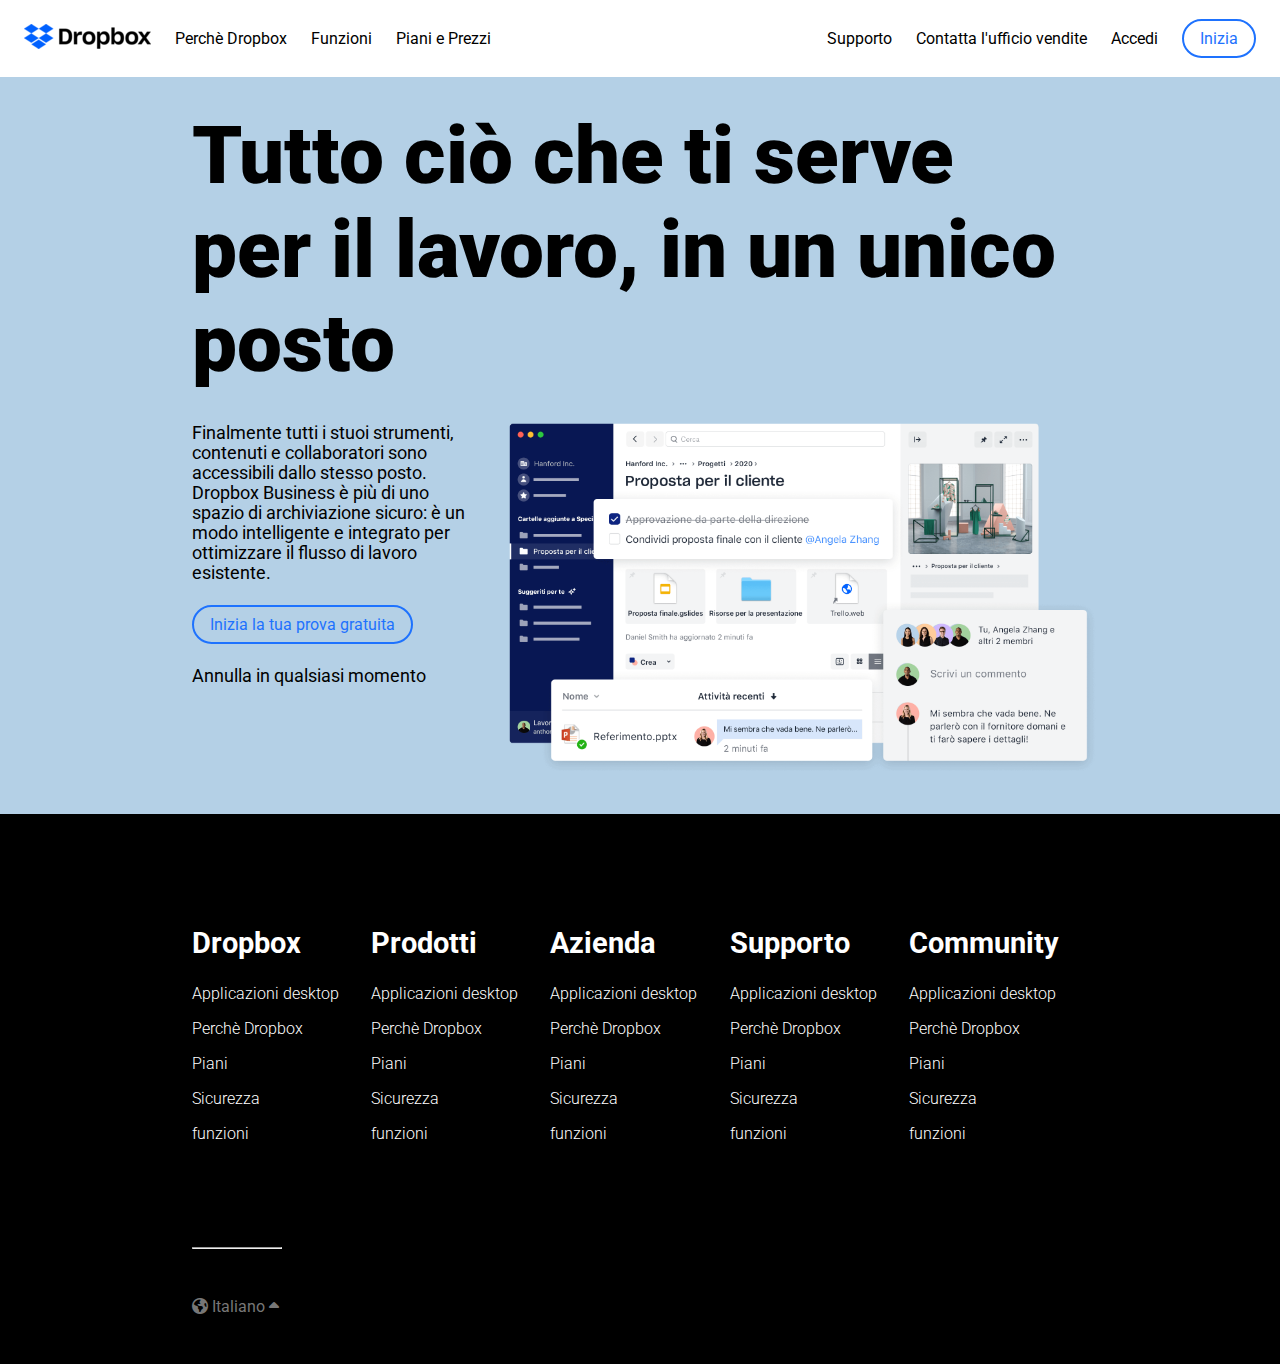
<file: bonus/pages/whyUs.html>
<!DOCTYPE html>
<html lang="en">
<head>
    <meta charset="UTF-8">
    <meta name="viewport" content="width=device-width, initial-scale=1.0">
    <!-- font roboto  -->
    <link rel="preconnect" href="https://fonts.googleapis.com">
    <link rel="preconnect" href="https://fonts.gstatic.com" crossorigin>
    <link href="https://fonts.googleapis.com/css2?family=Roboto:ital,wght@0,100..900;1,100..900&display=swap" rel="stylesheet">
    <!-- font-awesome  -->
    <link rel="stylesheet" href="https://cdnjs.cloudflare.com/ajax/libs/font-awesome/6.7.2/css/all.min.css">
    <!-- my css  -->
    <link rel="stylesheet" href="../css/style.css">
    <title>Dropbox</title>
</head>
<body class="why-us-page">
    <!-- header  -->
    <header id="header">
        <div class="nav d-flex">
        <ul class="d-flex">
            <li><a class="logo" href="./index.html"><img src="../img/logo-small.png" alt="Dropbox logo"></a></li>
            <li><a href="./whyUs.html">Perchè Dropbox</a></li>
            <li><a href="./function.html">Funzioni</a></li>
            <li><a href="./plans.html">Piani e Prezzi</a></li>
        </ul>
        <ul class="d-flex">
            <li><a href="./support.html">Supporto</a></li>
            <li><a href="#">Contatta l'ufficio vendite</a></li>
            <li><a href="./login.html">Accedi</a></li>
            <li><a class="btn btn-primary" href="#">Inizia</a></li>
        </ul>
        </div>
    </header>

    <!-- /#main -->
    <main id="main">
        <section class="hero">
            <div class="container">
                <h1>Tutto ciò che ti serve per il lavoro, in un unico posto</h1>
                <div class="row">
                    <div class="col-4">
                        <p class=" mb-2">Finalmente tutti i stuoi strumenti, contenuti e collaboratori sono accessibili dallo stesso posto. Dropbox Business è più di uno spazio di archiviazione sicuro: è un modo intelligente e integrato per ottimizzare il flusso di lavoro esistente.</p>
                        <a class="btn btn-primary" href="#">Inizia la tua prova gratuita</a>
                        <p class="mt-2 pb-8">Annulla in qualsiasi momento</p>
                    </div>
                    <div class="col-8">
                        <img src="../img/jumbo.png" alt="">
                    </div>
                </div>
            </div>
        </section>

    </main>
    <!-- /#footer -->
    <footer id="footer">
        <div class="container">
            <div class="d-flex footer-links">
                <div>
                    <h3>Dropbox</h3>
                    <ul>
                        <li><a href="#">Applicazioni desktop</a></li>
                        <li><a href="#">Perchè Dropbox</a></li>
                        <li><a href="#">Piani</a></li>
                        <li><a href="#">Sicurezza</a></li>
                        <li><a href="#">funzioni</a></li>
                    </ul>
                </div>
                <div>
                    <h3>Prodotti</h3>
                    <ul>
                        <li><a href="#">Applicazioni desktop</a></li>
                        <li><a href="#">Perchè Dropbox</a></li>
                        <li><a href="#">Piani</a></li>
                        <li><a href="#">Sicurezza</a></li>
                        <li><a href="#">funzioni</a></li>
                    </ul>
                </div>
                <div>
                    <h3>Azienda</h3>
                    <ul>
                        <li><a href="#">Applicazioni desktop</a></li>
                        <li><a href="#">Perchè Dropbox</a></li>
                        <li><a href="#">Piani</a></li>
                        <li><a href="#">Sicurezza</a></li>
                        <li><a href="#">funzioni</a></li>
                    </ul>
                </div>
                <div>
                    <h3>Supporto</h3>
                    <ul>
                        <li><a href="#">Applicazioni desktop</a></li>
                        <li><a href="#">Perchè Dropbox</a></li>
                        <li><a href="#">Piani</a></li>
                        <li><a href="#">Sicurezza</a></li>
                        <li><a href="#">funzioni</a></li>
                    </ul>
                </div>
                <div>
                    <h3>Community</h3>
                    <ul>
                        <li><a href="#">Applicazioni desktop</a></li>
                        <li><a href="#">Perchè Dropbox</a></li>
                        <li><a href="#">Piani</a></li>
                        <li><a href="#">Sicurezza</a></li>
                        <li><a href="#">funzioni</a></li>
                    </ul>
                </div>
            </div>
            <hr>
            <div class="language-switcher">
                <p>
                    <i class="fa-solid fa-earth-americas"></i>
                    Italiano
                    <i class="fa-solid fa-caret-up"></i>
                </p>

            </div>
        </div>
    </footer>
</body>
</html>
</file>
<file: style.css>
*{
    margin: 0;
    padding: 0;
    box-sizing: border-box;
}

:root{
    --drop-primary: #1E72FE;
    --drop-hero-bg: #B4D0E6;
}

html{
    scroll-behavior: smooth;
}

body{
    font-family: "Roboto", sans-serif;
    font-optical-sizing: auto;
    font-style: normal;
}

/* #region utils */
.d-flex{
    display: flex;
}
img{
    max-width: 100%;
}

/* #endregion utils */


/* #region general */
ul{
    list-style: none;
}

a{
    text-decoration: none;
    color: black;

}

.btn{
    padding: 0.5rem 1rem;
    text-align: center;
}

.btn-primary{
    background-color: var(--drop-primary);
    color: white;
}

.btn-secondary{
    border: 2px black solid;
}

.mb-2{
    margin-bottom: 2rem;
}

.mb-4{
    margin-bottom: 4rem;
}

.pb-8{
    padding-bottom: 8rem;
}

.mt-2{
    margin-top: 2rem;
}



/* text  */
h1{
    font-size: 5rem;
    font-weight: 900;
    padding: 2rem 0;
}

h2{
    font-size: 2rem;
}

h3{
    font-size: 1.8rem;
    font-weight: 700;
    padding: 1rem 0;
}

.container{
    width: 70%;
    margin: 0 auto;
}

.container-sm{
    width: 65%;
    margin: 0 auto;
}

/* row  */
.row{
    display: flex;
    flex-wrap: wrap;
    margin: 0 -1rem;
}

.row-gap-2{
    row-gap: 2rem;
}

/* #region columns */
[class^="col"]{
    padding: 0 1rem;
}
.col-1{
    width: calc(100% / 12 * 2);
}
.col-2{
    width: calc(100% / 12 * 2);
}
.col-3{
    width: calc(100% / 12 * 3);
}
.col-4{
    width: calc(100% / 12 * 4);
}
.col-5{
    width: calc(100% / 12 * 5);
}
.col-6{
    width: 50%;
}
.col-7{
    width: calc(100% / 12 * 7);
}
.col-8{
    width: calc(100% / 12 * 8);
}
.col-9{
    width: calc(100% / 12 * 9);
}
.col-10{
    width: calc(100% / 12 * 10);
}
.col-11{
    width: calc(100% / 12 * 11);
}
.col-12{
    width: 100%;
}

/* #endregion columns */




/* #endregion general */


/* header */
header{
    padding: 1.5rem;
    position: sticky;
    top: 0;
    left: 0;
    z-index: 100;
    background-color: white;
    .nav{
        justify-content: space-between;

        ul{
            align-items: center;
            li:not(li:last-of-type){
                margin-right: 1.5rem;
            }
            li{
                img{
                    cursor: pointer;
                }
                a:not(.btn):hover{
                    padding-bottom: 1.7rem;
                }
            }
        }
        a:not(.btn):hover{
            border-bottom: 1px solid gray;
        }
    }
}

/* main  */
main{
    section{
        margin-bottom: 10rem;
    }
    .hero{
        background-color: var(--drop-hero-bg);
        .container{
            position: relative;
            p{
                font-size: 1.1rem;
            }
            i{
                position: absolute;
                bottom: 3%;
                left: 0;
                font-size: 3rem;
                color: black;
            }
        }

        .col-8{
            position: relative;
            bottom: 0;
            left: 0;

            img{
                position: absolute;
                top: 0;
                left: 0;
            }
        }
    }

    #plans{
        scroll-margin-top: 3rem;
    }
    .plans{
        border-top: 1px solid rgba(128, 128, 128, 0.229);

        h2{
            padding: 2rem 0;
            font-size: 3rem;
        }

        .billing-choice{
            label{
                input[type="radio"] {
                    appearance: none;
                    /* Safari, Chrome */        
                    -webkit-appearance: none; 
                    /* Firefox */
                    -moz-appearance: none;
                    /* my radio*/
                    width: 1rem;
                    height: 1rem;
                    border: 2px solid rgba(128, 128, 128, 0.223);
                    border-radius: 50%;
                    background-color: #fff;
                    position: relative;
                    cursor: pointer;
                }
                input[type="radio"]:checked::after {
                    content: "";
                    width: 0.5rem;
                    height: 0.5rem;
                    background-color: white;
                    border: 5px solid var(--drop-primary);
                    border-radius: 50%;
                    position: absolute;
                    top: 50%;
                    left: 50%;
                    transform: translate(-50%, -50%);
                }
            }
            padding: 2rem 0;
            gap: 3rem;
        }


        .plan-card{
            border: 1px solid rgba(128, 128, 128, 0.229);
            min-height: 100%;

            ul{
                padding: 2rem 0;
                li{
                    gap: 10px;
                    padding: 0.5rem 0;
                }
            }
            .plan-card-top{
                padding: 0.5rem 0;
                border-bottom: 1px solid rgba(128, 128, 128, 0.229);
                text-align: center;
            }

            .plan-card-body{
                padding: 1.5rem;
                
                .plan-header{
                    padding-bottom: 1rem;
                    .plan-price{
                        font-weight: 700;
                        padding: 0.5rem 0;
                    }
                    .plan-billing{
                        font-size: 0.9rem;
                        color: #777;  
                        padding: 0.5rem 0;
                    }
                }

                .plan-main{
                    .plan-cta{
                        padding: 2rem 0;
                        flex-direction: column;
                        .cta-text{
                            padding-top: 1.5rem;
                            a{
                                text-decoration: underline;
                                color: #1E72FE;
                            }
                        }
                    }
                }

                hr{
                    width: 20%;
                    color: rgba(128, 128, 128, 0.229);
                }
                .plan-footer{
                    padding: 0rem 0;
                    p:first-of-type{
                        font-weight: 600;
                    }
                    .d-flex{
                        gap: 5px;
                    }
                    p{
                        margin-bottom: 1rem;
                    }
                    i{
                        color: #1E72FE;
                    }
                }
            }
        }
    }

    .partner{
        .partner-description{
            padding: 2rem;
            p{
                font-size: 1.2rem;
            }
        }
    }

    .dropbox-business{
        h2{
            font-size: 3rem;
        }
        h3{
            padding: 0;
        }
        p{
            font-size: 1.1rem;
            padding: 2rem 0;
        }
    }

    .trusted-by-section{
        a{
            text-decoration: underline;
            color: #1E72FE;
        }

    }
}

/* footer */
footer{
    background-color: black;
    color: white;
    /* padding: 4rem 0; */

    .footer-links{
        padding: 6rem 0;
        div{
            width: 20%;
        }
        li{
            padding: 0.5rem 0;
            font-weight: 300;
        }
        a{
            color: white;
        }
    }

    hr{
        width: 10%;
        color: white;
    }
    .language-switcher{
        p{
            color: #777;
            padding: 3rem 0;
            i:last-of-type{
                cursor: pointer;
            }
        }
    }
}
</file>
<file: bonus/style.css>
*{
    margin: 0;
    padding: 0;
    box-sizing: border-box;
}

:root{
    --drop-primary: #1E72FE;
    --drop-hero-bg: #B4D0E6;
}

body{
    font-family: "Roboto", sans-serif;
    font-optical-sizing: auto;
    font-style: normal;
}

/* arrow down bounce animation  */
@keyframes bounce {
    0%, 100% { transform: translateY(0); }
    50% { transform: translateY(8px); }
}
/* #region utils */
.d-flex{
    display: flex;
}
img{
    max-width: 100%;
}

/* #endregion utils */


/* #region general */
ul{
    list-style: none;
}

a{
    text-decoration: none;
    color: black;

}

.btn{
    padding: 0.5rem 1rem;
    text-align: center;
    border-radius: 25px;
    transition: background-color 0.3s ease, color 0.3s ease;
}

.btn-primary{
    color: var(--drop-primary);
    border: 2px var(--drop-primary) solid;
}
.btn-primary:hover{
    color: white;
    background-color: var(--drop-primary);
}

.btn-secondary{
    border: 2px black solid;
}
.btn-secondary:hover{
    color: white;
    background-color: black;
}

.mb-2{
    margin-bottom: 2rem;
}

.mb-4{
    margin-bottom: 4rem;
}

.pb-8{
    padding-bottom: 8rem;
}

.mt-2{
    margin-top: 2rem;
}



/* text  */
h1{
    font-size: 5rem;
    font-weight: 900;
    padding: 2rem 0;
}

h2{
    font-size: 2rem;
}

h3{
    font-size: 1.8rem;
    font-weight: 700;
    padding: 1rem 0;
}

.container{
    width: 70%;
    margin: 0 auto;
}

.container-sm{
    width: 65%;
    margin: 0 auto;
}

/* row  */
.row{
    display: flex;
    flex-wrap: wrap;
    margin: 0 -1rem;
}

.row-gap-2{
    row-gap: 2rem;
}

/* #region columns */
[class^="col"]{
    padding: 0 1rem;
}
.col-1{
    width: calc(100% / 12 * 2);
}
.col-2{
    width: calc(100% / 12 * 2);
}
.col-3{
    width: calc(100% / 12 * 3);
}
.col-4{
    width: calc(100% / 12 * 4);
}
.col-5{
    width: calc(100% / 12 * 5);
}
.col-6{
    width: 50%;
}
.col-7{
    width: calc(100% / 12 * 7);
}
.col-8{
    width: calc(100% / 12 * 8);
}
.col-9{
    width: calc(100% / 12 * 9);
}
.col-10{
    width: calc(100% / 12 * 10);
}
.col-11{
    width: calc(100% / 12 * 11);
}
.col-12{
    width: 100%;
}

/* #endregion columns */




/* #endregion general */


/* header */
header{
    padding: 1.5rem;
    position: sticky;
    top: 0;
    left: 0;
    z-index: 100;
    background-color: white;
    .nav{
        justify-content: space-between;

        ul{
            align-items: center;
            li:not(li:last-of-type){
                margin-right: 1.5rem;
            }
            li{
                img{
                    cursor: pointer;
                }
                a:not(.btn):hover{
                    padding-bottom: 0.2rem;
                }
            }
        }
        a:not(.btn):hover{
            border-bottom: 1px solid gray;
        }
    }
}

/* main  */
main{
    section{
        margin-bottom: 10rem;
    }
    >hr{
        width: 65%;
        margin: 1rem auto;
        color: rgba(128, 128, 128, 0.229);
    }
    .hero{
        background-color: var(--drop-hero-bg);
        .container{
            position: relative;
            p{
                font-size: 1.1rem;
            }
            i{
                position: absolute;
                bottom: 3%;
                left: 0;
                font-size: 3rem;
                color: black;

                /* animation  */
                animation: bounce 2s infinite;
            }

        }

        .col-8{
            position: relative;
            bottom: 0;
            left: 0;

            img{
                position: absolute;
                top: 0;
                left: 0;
            }
        }
    }

    #plans{
        scroll-margin-top: 3rem;
    }
    .plans{
        border-top: 1px solid rgba(128, 128, 128, 0.229);

        h2{
            padding: 2rem 0;
            font-size: 3rem;
        }

        .billing-choice{
            label{
                input[type="radio"] {
                    appearance: none;
                    /* Safari, Chrome */        
                    -webkit-appearance: none; 
                    /* Firefox */
                    -moz-appearance: none;
                    /* my radio*/
                    width: 1rem;
                    height: 1rem;
                    border: 2px solid rgba(128, 128, 128, 0.223);
                    border-radius: 50%;
                    background-color: #fff;
                    position: relative;
                    cursor: pointer;
                }
                input[type="radio"]:checked::after {
                    content: "";
                    width: 0.5rem;
                    height: 0.5rem;
                    background-color: white;
                    border: 5px solid var(--drop-primary);
                    border-radius: 50%;
                    position: absolute;
                    top: 50%;
                    left: 50%;
                    transform: translate(-50%, -50%);
                }
            }
            padding: 2rem 0;
            gap: 3rem;
        }

        .plan-card{
            border: 1px solid rgba(128, 128, 128, 0.229);
            min-height: 100%;
            transition: scale 0.3s ease, box-shadow 0.3s ease;

            ul{
                padding: 2rem 0;
                li{
                    gap: 10px;
                    padding: 0.5rem 0;
                }
            }
            .plan-card-top{
                padding: 0.5rem 0;
                border-bottom: 1px solid rgba(128, 128, 128, 0.229);
                text-align: center;
            }

            .plan-card-body{
                padding: 1.5rem;
                
                .plan-header{
                    padding-bottom: 1rem;
                    .plan-price{
                        font-weight: 700;
                        padding: 0.5rem 0;
                    }
                    .plan-billing{
                        font-size: 0.9rem;
                        color: #777;  
                        padding: 0.5rem 0;
                    }
                }

                .plan-main{
                    .plan-cta{
                        padding: 2rem 0;
                        flex-direction: column;
                        .cta-text{
                            padding-top: 1.5rem;
                            a{
                                text-decoration: underline;
                                color: #1E72FE;
                            }
                        }
                    }
                }

                hr{
                    width: 20%;
                    color: rgba(128, 128, 128, 0.229);
                }
                .plan-footer{
                    padding: 0rem 0;
                    p:first-of-type{
                        font-weight: 600;
                    }
                    .d-flex{
                        gap: 5px;
                    }
                    p{
                        margin-bottom: 1rem;
                    }
                    i{
                        color: #1E72FE;
                    }
                }
            }
        }

        .plan-card:hover{
            scale: 1.05;
            box-shadow: 0 8px 16px rgba(0, 0, 0, 0.1);
        }


    }

    .partner{
        .partner-description{
            padding: 2rem;
            p{
                font-size: 1.2rem;
            }
        }
    }

    .dropbox-business{
        h2{
            font-size: 3rem;
        }
        h3{
            padding: 0;
        }
        p{
            font-size: 1.1rem;
            padding: 2rem 0;
        }

        .col-4{
            transition: scale 0.3s ease, box-shadow 0.3s ease;
        }

        .col-4:hover{
            scale: 1.05;
            box-shadow: 0 8px 16px rgba(0, 0, 0, 0.1);

        }

    }


}

/* footer */
footer{
    background-color: black;
    color: white;
    /* padding: 4rem 0; */

    .footer-links{
        padding: 6rem 0;
        div{
            width: 20%;
        }
        li{
            padding: 0.5rem 0;
            font-weight: 300;
        }
        a{
            color: white;
        }
        a:hover{
            border-bottom: 1px solid white;
        }
    }

    hr{
        width: 10%;
        color: white;
    }
    .language-switcher{
        p{
            color: #777;
            padding: 3rem 0;
            i:last-of-type{
                cursor: pointer;
            }
        }
    }
}
</file>
<file: bonus/css/style.css>
*{
    margin: 0;
    padding: 0;
    box-sizing: border-box;
}

:root{
    --drop-primary: #1E72FE;
    --drop-hero-bg: #B4D0E6;
}

html{
    scroll-behavior: smooth;
}

body{
    font-family: "Roboto", sans-serif;
    font-optical-sizing: auto;
    font-style: normal;
}

/* arrow down bounce animation  */
@keyframes bounce {
    0%, 100% { transform: translateY(0); }
    50% { transform: translateY(8px); }
}
/* #region utils */
.d-flex{
    display: flex;
}
img{
    max-width: 100%;
}

/* #endregion utils */


/* #region general */
ul{
    list-style: none;
}

a{
    text-decoration: none;
    color: black;

}

.btn{
    padding: 0.5rem 1rem;
    text-align: center;
    border-radius: 25px;
    transition: background-color 0.3s ease, color 0.3s ease;
}

.btn-primary{
    color: var(--drop-primary);
    border: 2px var(--drop-primary) solid;
}
.btn-primary:hover{
    color: white;
    background-color: var(--drop-primary);
}

.btn-secondary{
    border: 2px black solid;
}
.btn-secondary:hover{
    color: white;
    background-color: black;
}

.mb-2{
    margin-bottom: 2rem;
}

.mb-4{
    margin-bottom: 4rem;
}

.pb-8{
    padding-bottom: 8rem;
}

.mt-2{
    margin-top: 2rem;
}



/* text  */
h1{
    font-size: 5rem;
    font-weight: 900;
    padding: 2rem 0;
}

h2{
    font-size: 2rem;
}

h3{
    font-size: 1.8rem;
    font-weight: 700;
    padding: 1rem 0;
}

.container{
    width: 70%;
    margin: 0 auto;
}

.container-sm{
    width: 65%;
    margin: 0 auto;
}

/* row  */
.row{
    display: flex;
    flex-wrap: wrap;
    margin: 0 -1rem;
}

.row-gap-2{
    row-gap: 2rem;
}

/* #region columns */
[class^="col"]{
    padding: 0 1rem;
}
.col-1{
    width: calc(100% / 12 * 2);
}
.col-2{
    width: calc(100% / 12 * 2);
}
.col-3{
    width: calc(100% / 12 * 3);
}
.col-4{
    width: calc(100% / 12 * 4);
}
.col-5{
    width: calc(100% / 12 * 5);
}
.col-6{
    width: 50%;
}
.col-7{
    width: calc(100% / 12 * 7);
}
.col-8{
    width: calc(100% / 12 * 8);
}
.col-9{
    width: calc(100% / 12 * 9);
}
.col-10{
    width: calc(100% / 12 * 10);
}
.col-11{
    width: calc(100% / 12 * 11);
}
.col-12{
    width: 100%;
}

/* #endregion columns */




/* #endregion general */


/* header */
header{
    padding: 1.5rem;
    position: sticky;
    top: 0;
    left: 0;
    z-index: 100;
    background-color: white;
    .nav{
        justify-content: space-between;

        ul{
            align-items: center;
            li:not(li:last-of-type){
                margin-right: 1.5rem;
            }
            li{
                img{
                    cursor: pointer;
                }
                a:not(.btn):hover{
                    padding-bottom: 0.2rem;
                }
            }
        }
        a:not(.btn):not(.logo):hover{
            border-bottom: 1px solid gray;
        }

    }
}

/* main  */
main{
    section{
        margin-bottom: 10rem;
    }
    >hr{
        width: 65%;
        margin: 1rem auto;
        color: rgba(128, 128, 128, 0.229);
    }
    .hero{
        background-color: var(--drop-hero-bg);
        .container{
            position: relative;
            p{
                font-size: 1.1rem;
            }
            i{
                position: absolute;
                bottom: 3%;
                left: 0;
                font-size: 3rem;
                color: black;

                /* animation  */
                animation: bounce 2s infinite;
            }

        }

        .col-8{
            position: relative;
            bottom: 0;
            left: 0;

            img{
                position: absolute;
                top: 0;
                left: 0;
            }
        }
    }

    #plans{
        scroll-margin-top: 3rem;
    }
    .plans{
        border-top: 1px solid rgba(128, 128, 128, 0.229);

        h2{
            padding: 2rem 0;
            font-size: 3rem;
        }

        .billing-choice{
            label{
                input[type="radio"] {
                    appearance: none;
                    /* Safari, Chrome */        
                    -webkit-appearance: none; 
                    /* Firefox */
                    -moz-appearance: none;
                    /* my radio*/
                    width: 1rem;
                    height: 1rem;
                    border: 2px solid rgba(128, 128, 128, 0.223);
                    border-radius: 50%;
                    background-color: #fff;
                    position: relative;
                    cursor: pointer;
                }
                input[type="radio"]:checked::after {
                    content: "";
                    width: 0.5rem;
                    height: 0.5rem;
                    background-color: white;
                    border: 5px solid var(--drop-primary);
                    border-radius: 50%;
                    position: absolute;
                    top: 50%;
                    left: 50%;
                    transform: translate(-50%, -50%);
                }
            }
            padding: 2rem 0;
            gap: 3rem;
        }

        .plan-card{
            border: 1px solid rgba(128, 128, 128, 0.229);
            min-height: 100%;
            transition: scale 0.3s ease, box-shadow 0.3s ease;

            ul{
                padding: 2rem 0;
                li{
                    gap: 10px;
                    padding: 0.5rem 0;
                }
            }
            .plan-card-top{
                padding: 0.5rem 0;
                border-bottom: 1px solid rgba(128, 128, 128, 0.229);
                text-align: center;
            }

            .plan-card-body{
                padding: 1.5rem;
                
                .plan-header{
                    padding-bottom: 1rem;
                    .plan-price{
                        font-weight: 700;
                        padding: 0.5rem 0;
                    }
                    .plan-billing{
                        font-size: 0.9rem;
                        color: #777;  
                        padding: 0.5rem 0;
                    }
                }

                .plan-main{
                    .plan-cta{
                        padding: 2rem 0;
                        flex-direction: column;
                        .cta-text{
                            padding-top: 1.5rem;
                            a{
                                text-decoration: underline;
                                color: #1E72FE;
                            }
                        }
                    }
                }

                hr{
                    width: 20%;
                    color: rgba(128, 128, 128, 0.229);
                }
                .plan-footer{
                    padding: 0rem 0;
                    p:first-of-type{
                        font-weight: 600;
                    }
                    .d-flex{
                        gap: 5px;
                    }
                    p{
                        margin-bottom: 1rem;
                    }
                    i{
                        color: #1E72FE;
                    }
                }
            }
        }

        .plan-card:hover{
            scale: 1.05;
            box-shadow: 0 8px 16px rgba(0, 0, 0, 0.1);
        }


    }

    .partner{
        .partner-description{
            padding: 2rem;
            p{
                font-size: 1.2rem;
            }
        }
    }

    .dropbox-business{
        h2{
            font-size: 3rem;
        }
        h3{
            padding: 0;
        }
        p{
            font-size: 1.1rem;
            padding: 2rem 0;
        }

        .col-4{
            transition: scale 0.3s ease, box-shadow 0.3s ease;
        }

        .col-4:hover{
            scale: 1.05;
            box-shadow: 0 8px 16px rgba(0, 0, 0, 0.1);

        }

    }


}

/* footer */
footer{
    background-color: black;
    color: white;
    /* padding: 4rem 0; */

    .footer-links{
        padding: 6rem 0;
        div{
            width: 20%;
        }
        li{
            padding: 0.5rem 0;
            font-weight: 300;
        }
        a{
            color: white;
        }
        a:hover{
            border-bottom: 1px solid white;
        }
    }

    hr{
        width: 10%;
        color: white;
    }
    .language-switcher{
        p{
            color: #777;
            padding: 3rem 0;
            i:last-of-type{
                cursor: pointer;
            }
        }
    }
}


/* #region plans page  */
body.plans-page{
    headre{

    }
    .container{
        
        h1{
            font-size: 3rem;
            text-align: center;
        }
        >div>p{
            text-align: center;
        };
        .billing-choice{
            font-size: 1.5rem;
            label{
                input[type="radio"]{
                    width: 1.5rem;
                    height: 1.5rem;
                }
                input[type="radio"]:checked::after {
                    width: 0.5rem;
                    height: 0.5rem;
                    border: 8px solid var(--drop-primary);

                }
            }
            
        }
        .plan-card{
            border-radius: 25px;
            background-color: #FAF9F7;
        }

    }
    .compare-plans{
        h2{
            font-size: 3.5rem;
            padding: 2rem 0;
        }
        table{
            width: 100%;
            border-collapse: collapse;

            thead{
                th:nth-child(2){
                    background-color: #FAF9F7;
                }
                th:nth-child(3){
                    background-color: #F7F5F2;
                }
                th:nth-child(4){
                    background-color: #F2EEE8;
                }
                th:nth-child(5){
                    background-color: #EEE9E2;
                }               
            }

            tbody{
                td:nth-child(2){
                    background-color: #FAF9F7;
                }
                td:nth-child(3){
                    background-color: #F7F5F2;
                }
                td:nth-child(4){
                    background-color: #F2EEE8;
                }
                td:nth-child(5){
                    background-color: #EEE9E2;
                }  
                
                i{
                    font-size: 2rem;
                    color: var(--drop-primary);
                }
            }

            th{
                padding: 1.5rem;
                font-size: 2rem;

                span{
                    font-size: 0.9rem;

                }
            }

            td{
                padding: 1rem 0.5rem;
                text-align: center;
                width: 20%;
            }

            th, td {
                border: 1px solid #ddd;

            }

            tbody{
                th{
                    text-align: start;
                    font-size: 1.5rem;
                }
            }
        }
    }
}

/* #endregion plans page  */

/* #region login page  */

body.login-page{
    .container-sm{
        padding-top: 5rem;
    }
    .col-7{
        padding: 3rem 0;
        text-align: center;
        color: white;
        background-color: #A15AF6;
        border-top-left-radius: 25px;
        border-bottom-left-radius: 25px;
        box-shadow: 5px 0 10px rgba(0, 0, 0, 0.3);
    }

    .col-5{
        position: relative;
        text-align: center;
        padding: 3rem 1.5rem;
        border: 1px solid var(--drop-primary);
        border-left: none;
        border-top-right-radius: 25px;
        border-bottom-right-radius: 25px;
        color: var(--drop-primary);
        display: flex;
        flex-direction: column;

        input[type="text"],
        input[type="password"] {
            width: 70%;
            margin: 0 auto;
            padding: 10px 5px;
            border: none;
            border-bottom: 2px solid #ccc;
            background: transparent;
            outline: none;
            font-size: 1rem;
            color: #555;
            transition: border-color 0.3s;
        }

        input[type="text"]:focus,
        input[type="password"]:focus {
            border-bottom: 2px solid #A15AF6;
        }
        .login-buttons{
            padding: 2.5rem 0;
        }
        >a:last-of-type{
            color: var(--drop-primary);
            text-decoration: underline;
        }
        .tag{
            position: absolute;
            top: 5%;
            left: 0;
            background: linear-gradient(to right,#A15AF6, var(--drop-primary));
            width: 40%;
            padding: 0.5rem 1rem;
            border-top-right-radius: 25px;
            border-bottom-right-radius: 25px;
            color: white;
        }
    }

}

/* #endregion login page  */

/* #region support page  */
    body.support-page{
        .container-sm{
            >div:first-of-type{
                padding: 3rem 0;
                text-align: center;
            }

            .col-6{
                position: relative;

                top: 0;
                left: 0;

                .faq-card{
                    border: 1px solid rgba(128, 128, 128, 0.222);
                    border-radius: 25px;
                    padding: 2rem;
                    height: 100%;


                }
                a{
                    font-size: 1rem;
                    color: var(--drop-primary);
                    position: absolute;
                    bottom: 10%;
                    left: 10%;
                }
            }
        }
    }

/* #endregion support page  */

/* #region why us page  */
body.why-us-page{
    section{
        margin-bottom: 0;
    }
}
/* #endregion why us page  */

/* #region function page  */
body.function-page{
    section{
        margin-bottom: 0;
        .container-sm{
            position: relative;
            min-height: 700px;
            text-align: center;

            h2{
                margin: auto;
            }
            .col-4{
                position: absolute;
                cursor: pointer;
                img{
                    max-width: 70%;
                }
                h3{
                    font-size: 1rem;
                }
            }
            .col-4:nth-of-type(1){
                top: 10%;
                left: -10%;
            }
            .col-4:nth-of-type(2){
                top: 5%;
                left: 33%;

            }
            .col-4:nth-of-type(3){
                top: 10%;
                right: -10%;

            }
            .col-4:nth-of-type(4){
                bottom:20%;
                right: -10%;

            }
            .col-4:nth-of-type(5){
                bottom: 10%;
                left: 33%;
            }
            .col-4:nth-of-type(6){

                bottom: 20%;
                left: -10%;
            }
        }



    }
}
/* #endregion function page  */

/* #region login page  */

body.contact-us-page{
    .contact-us{
        padding-top: 1rem;
    }

    .form{
        text-align: center;
        padding: 1rem 1.5rem;
        border: 1px solid #ccc;
        border-radius: 25px;
        color: var(--drop-primary);
        display: flex;
        flex-direction: column;

        input[type="text"]{
            width: 70%;
            margin: 10px auto;
            padding: 10px 5px;
            border: none;
            border-bottom: 2px solid #ccc;
            background: transparent;
            outline: none;
            font-size: 1rem;
            color: #555;
            transition: border-color 0.3s;
        }

        input[type="text"]:focus {
            border-bottom: 2px solid #A15AF6;
        }

        .form-cta{
            padding: 1rem 0;
            a{
                width: 50%;
                margin: 0 auto;
            }
        }
    }

    .col-7{
        padding: 3rem ;
        text-align: center;
        h3{
            font-weight: 900;
            padding: 2rem 0;
        }
        img{
            max-width: 120%;
        }
    }

}

/* #endregion contact us page  */
</file>
